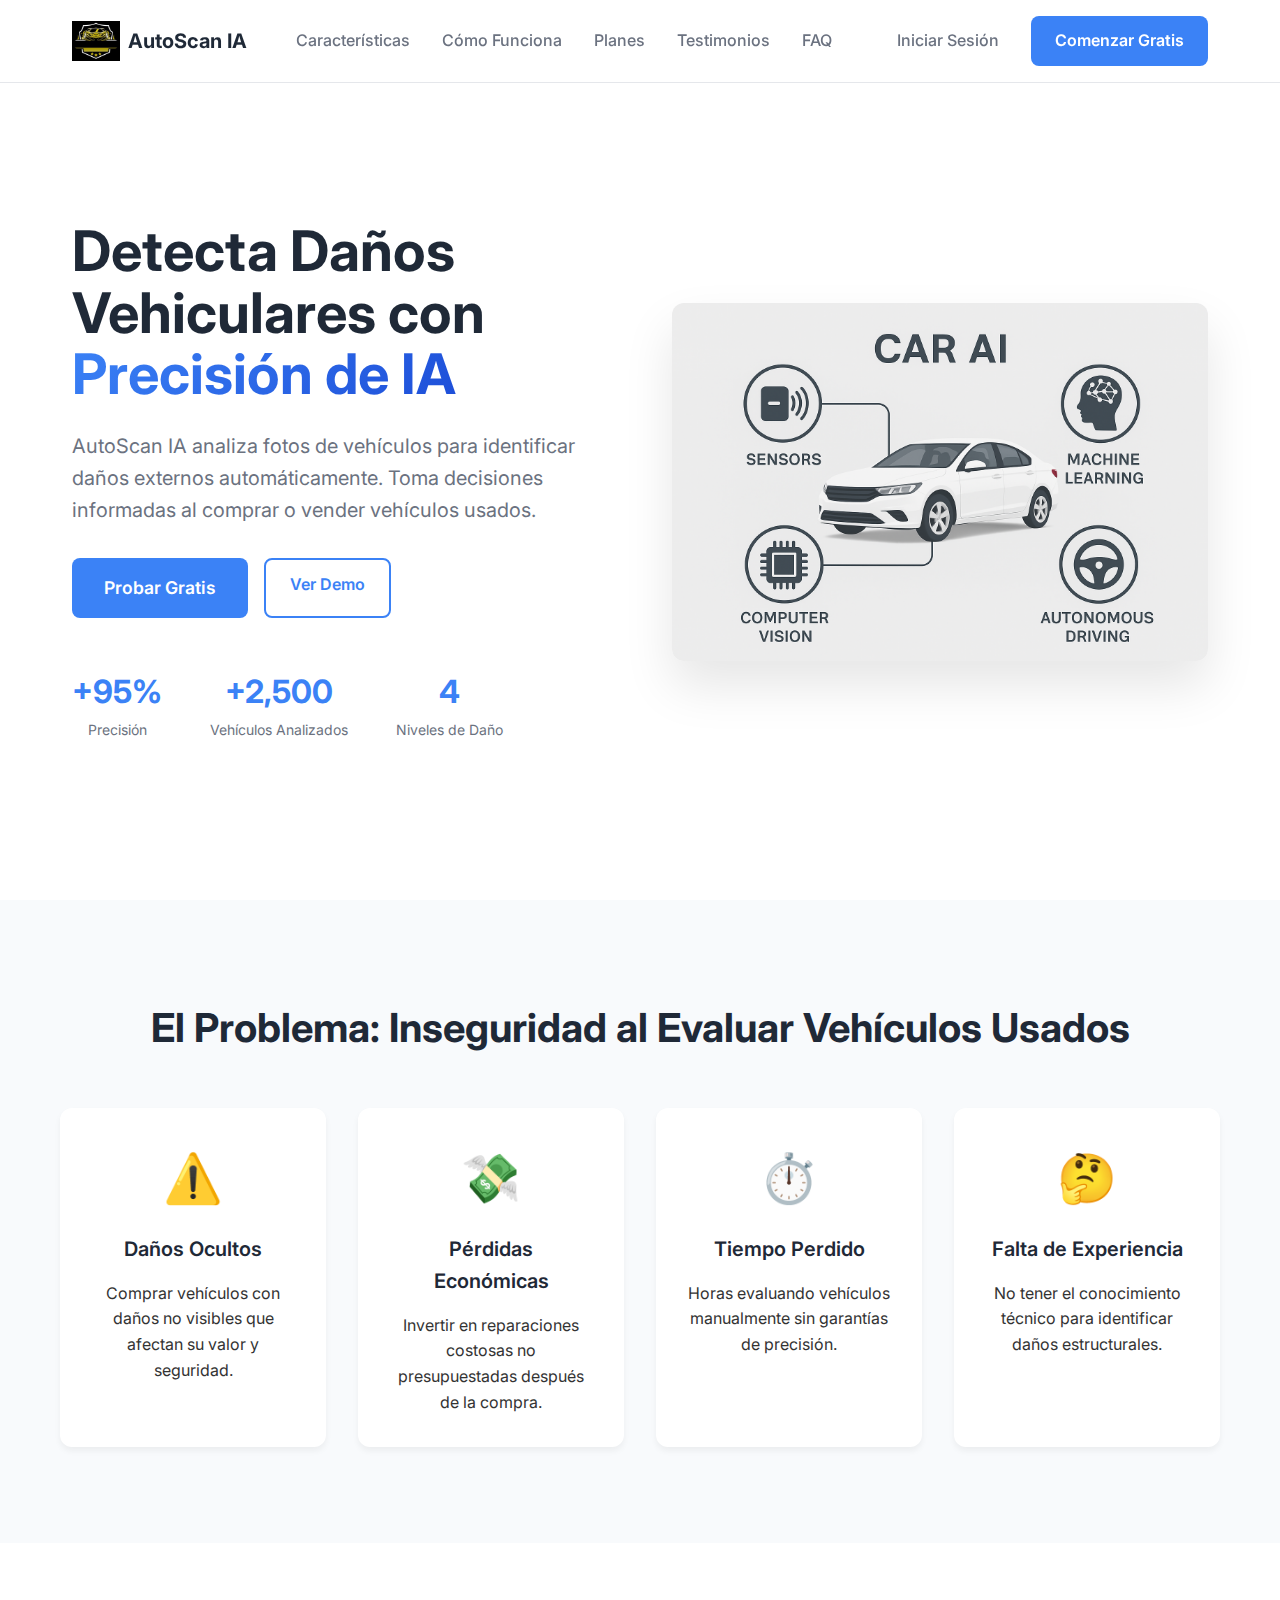
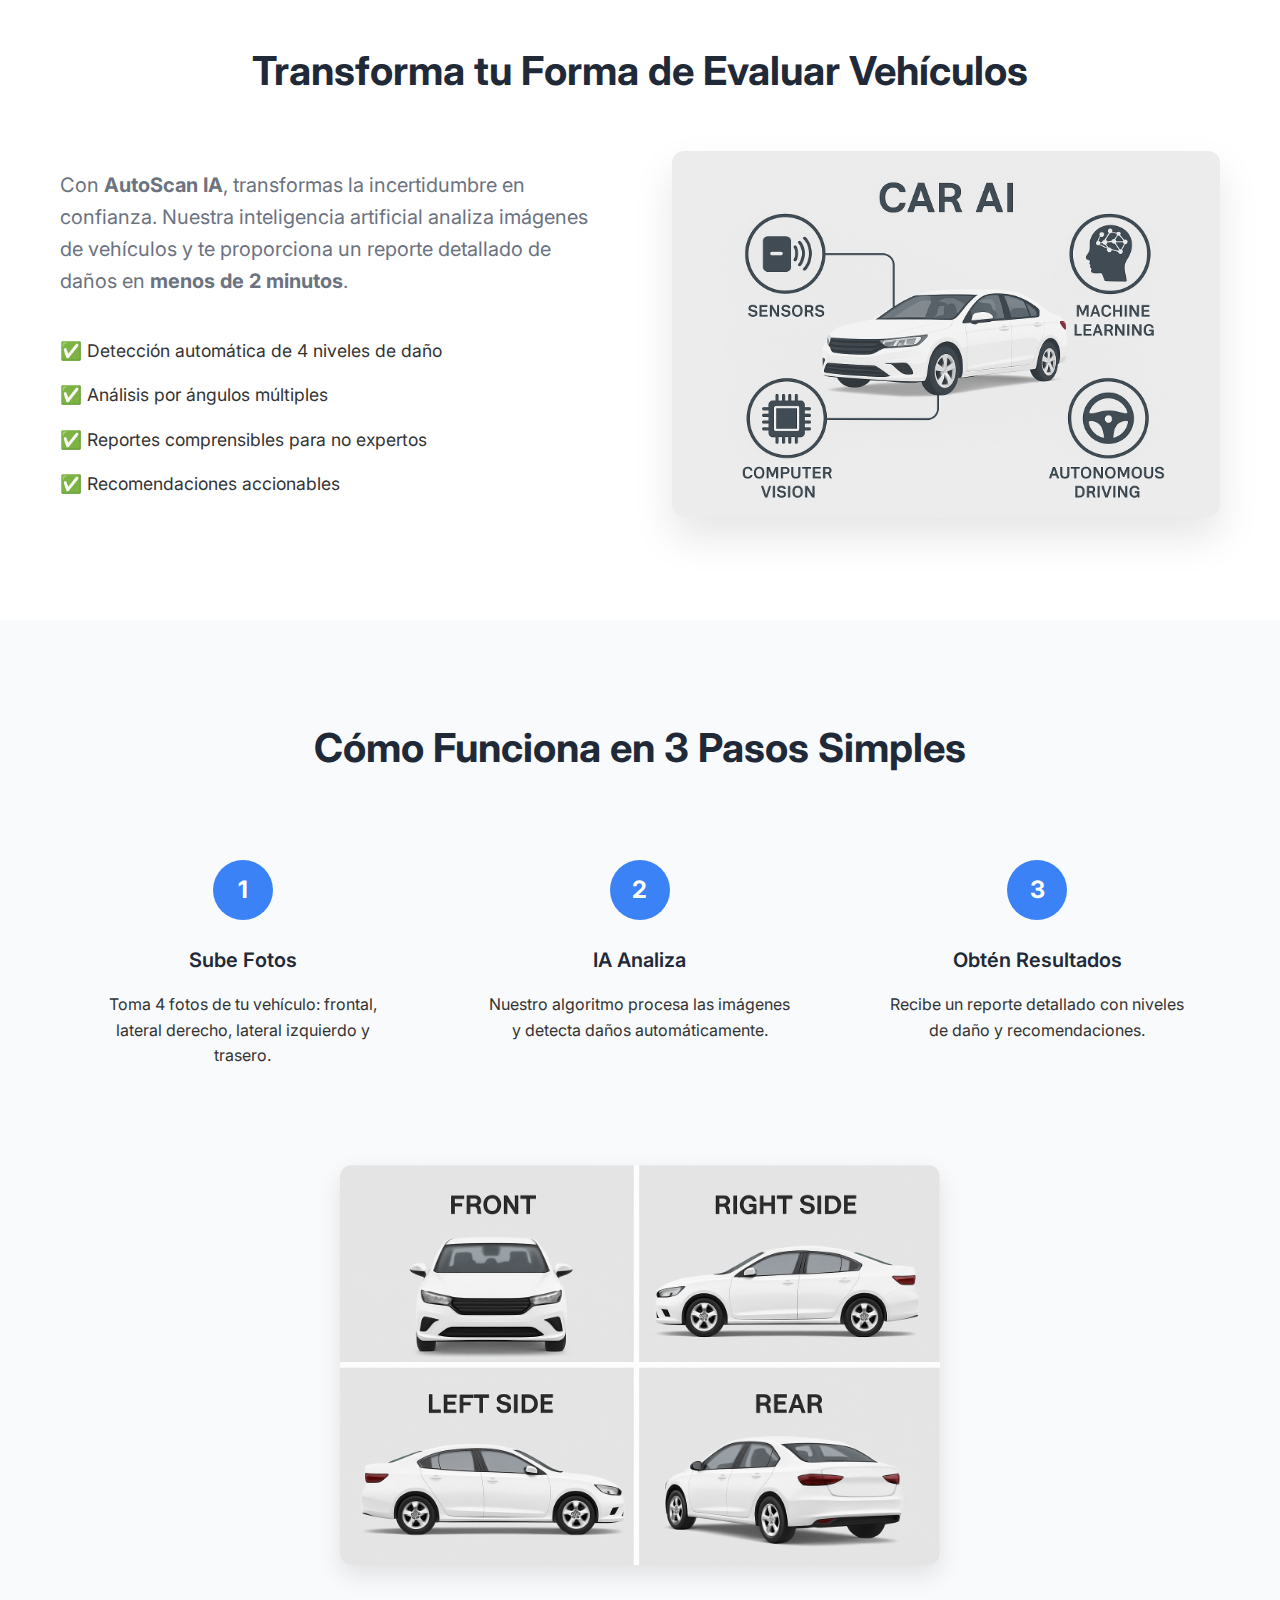
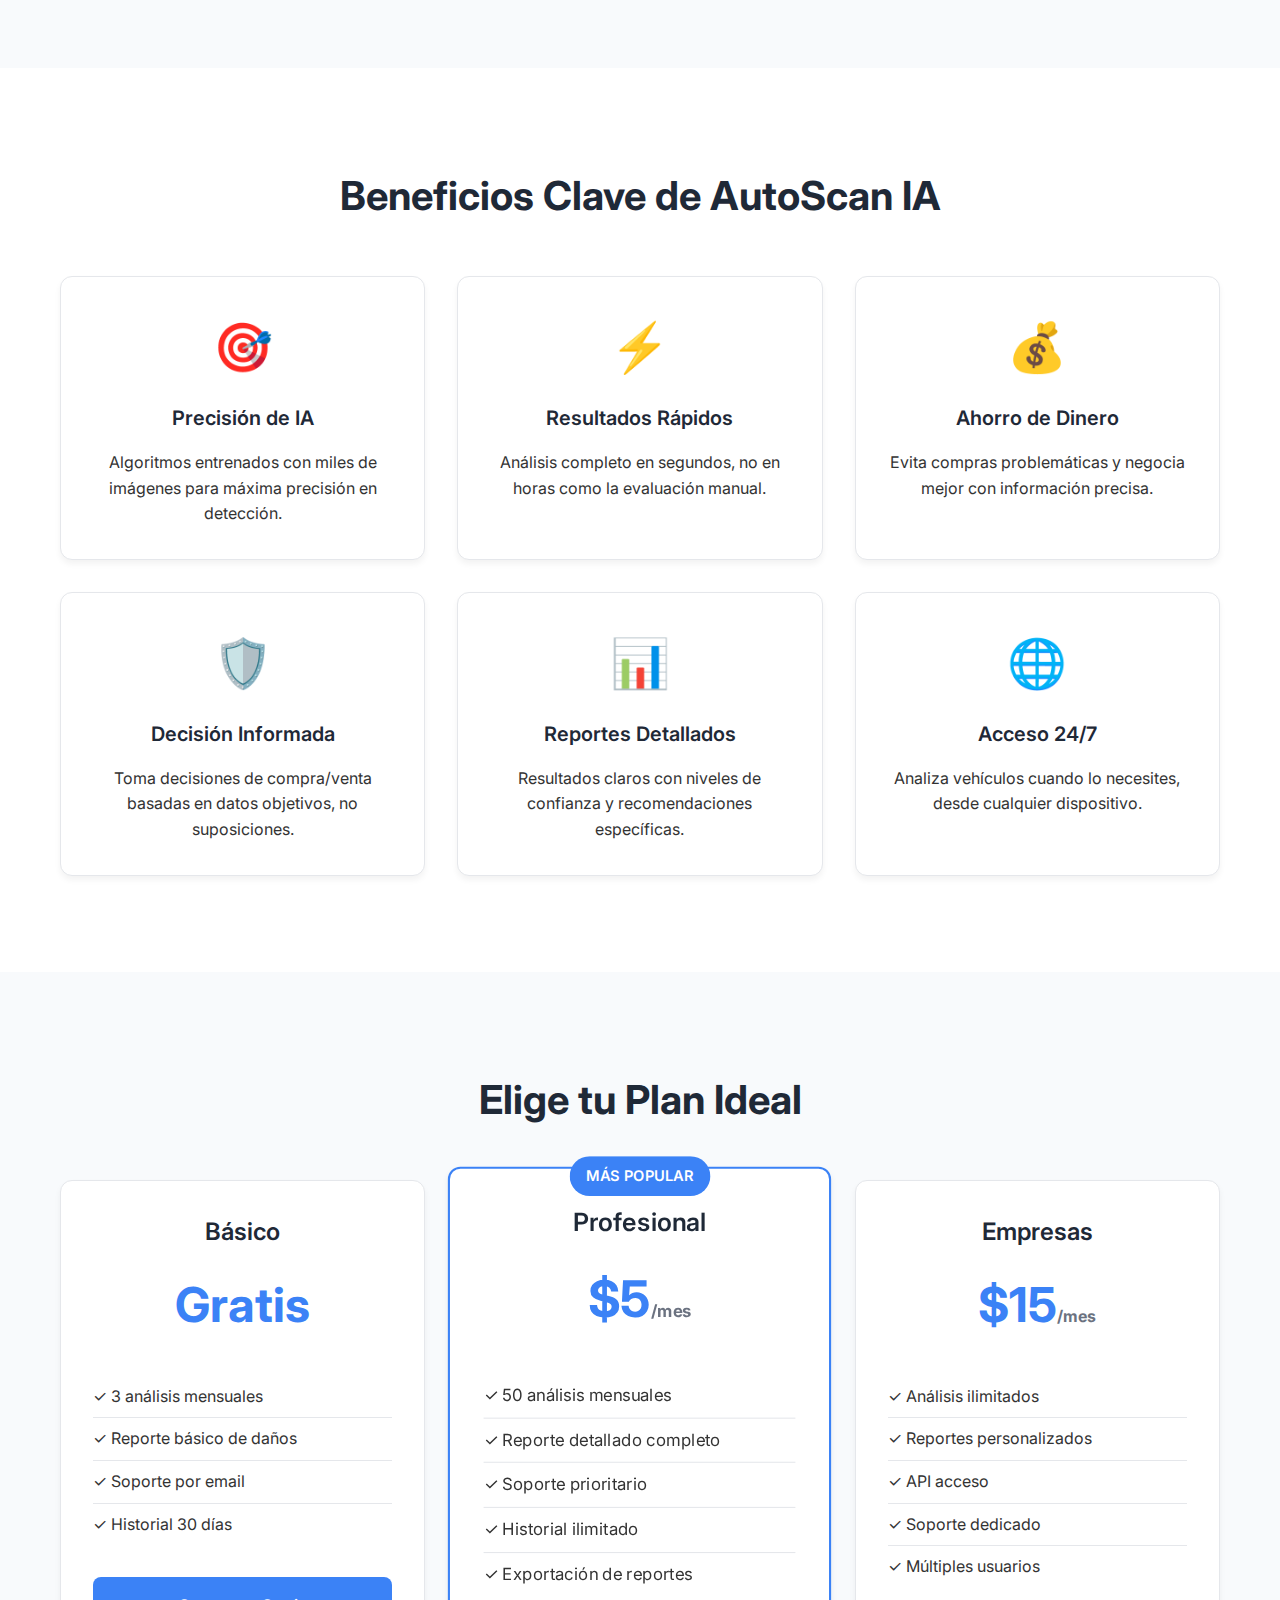
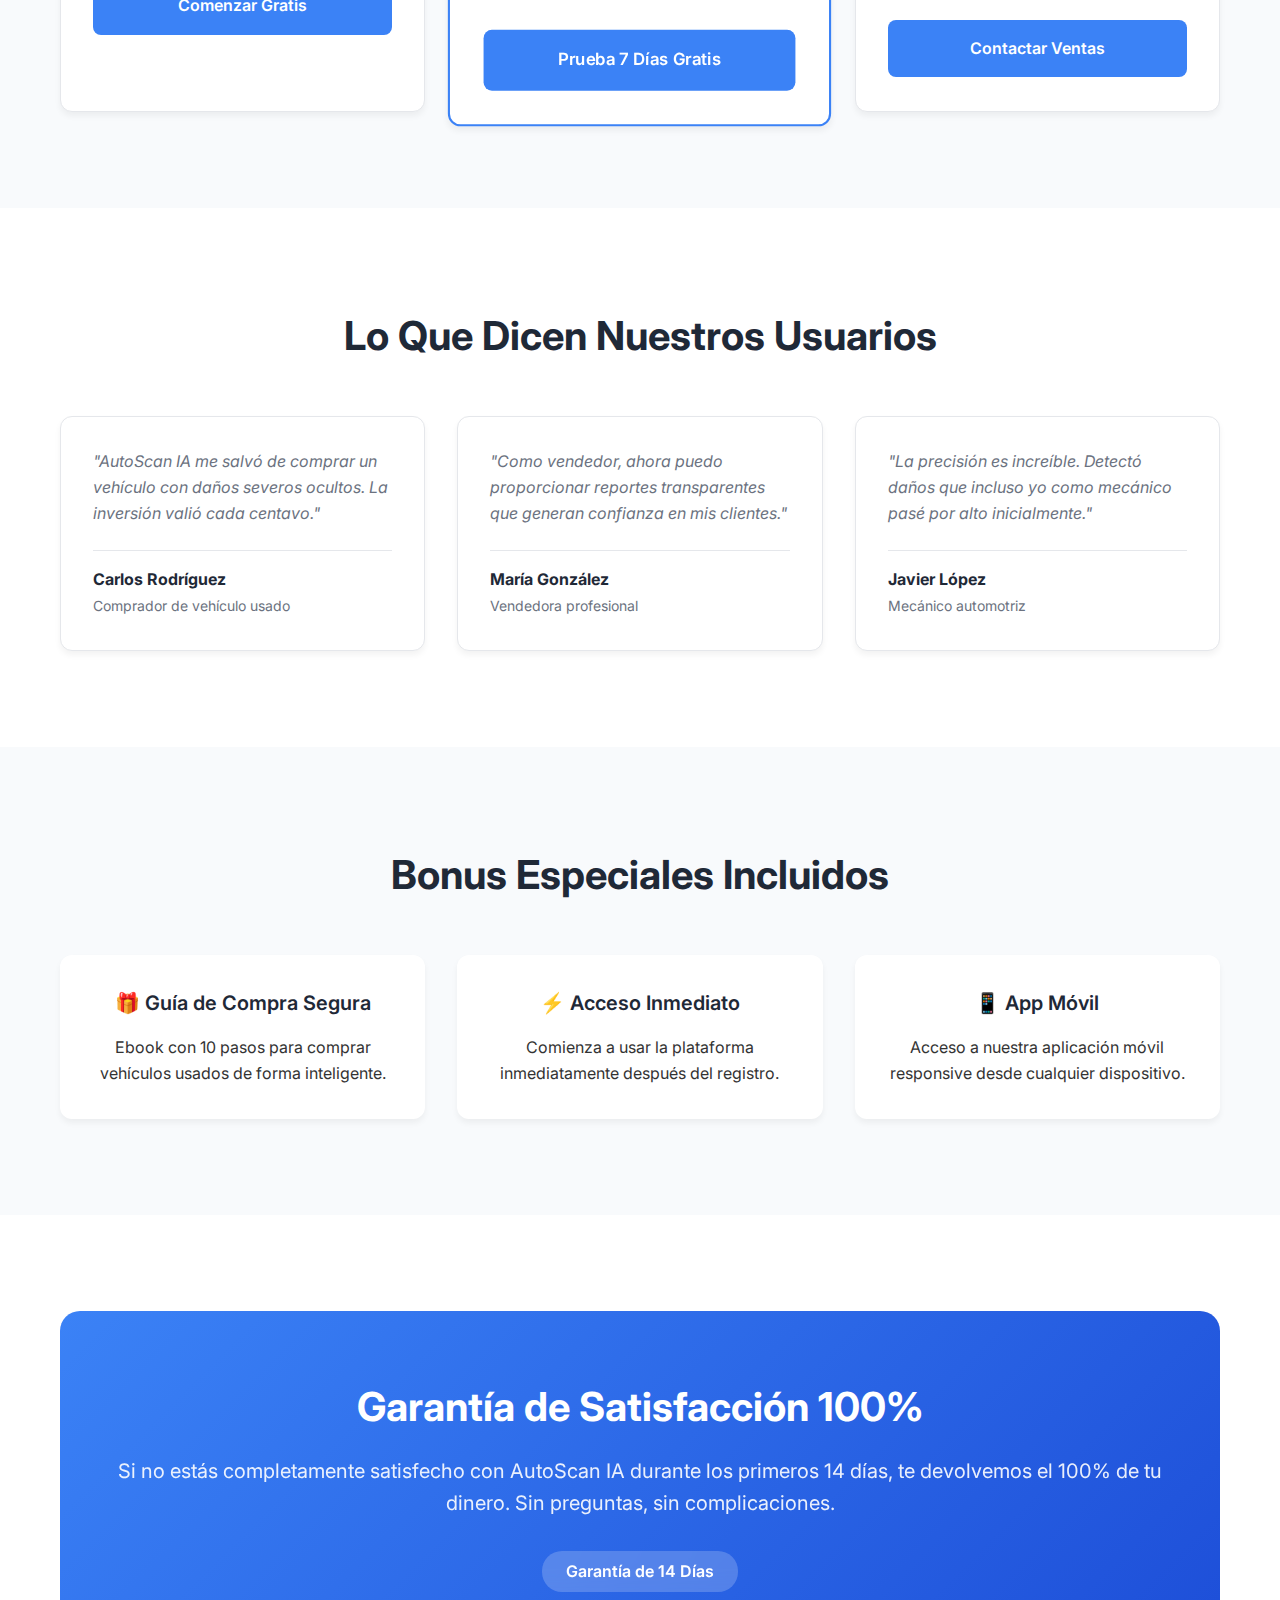
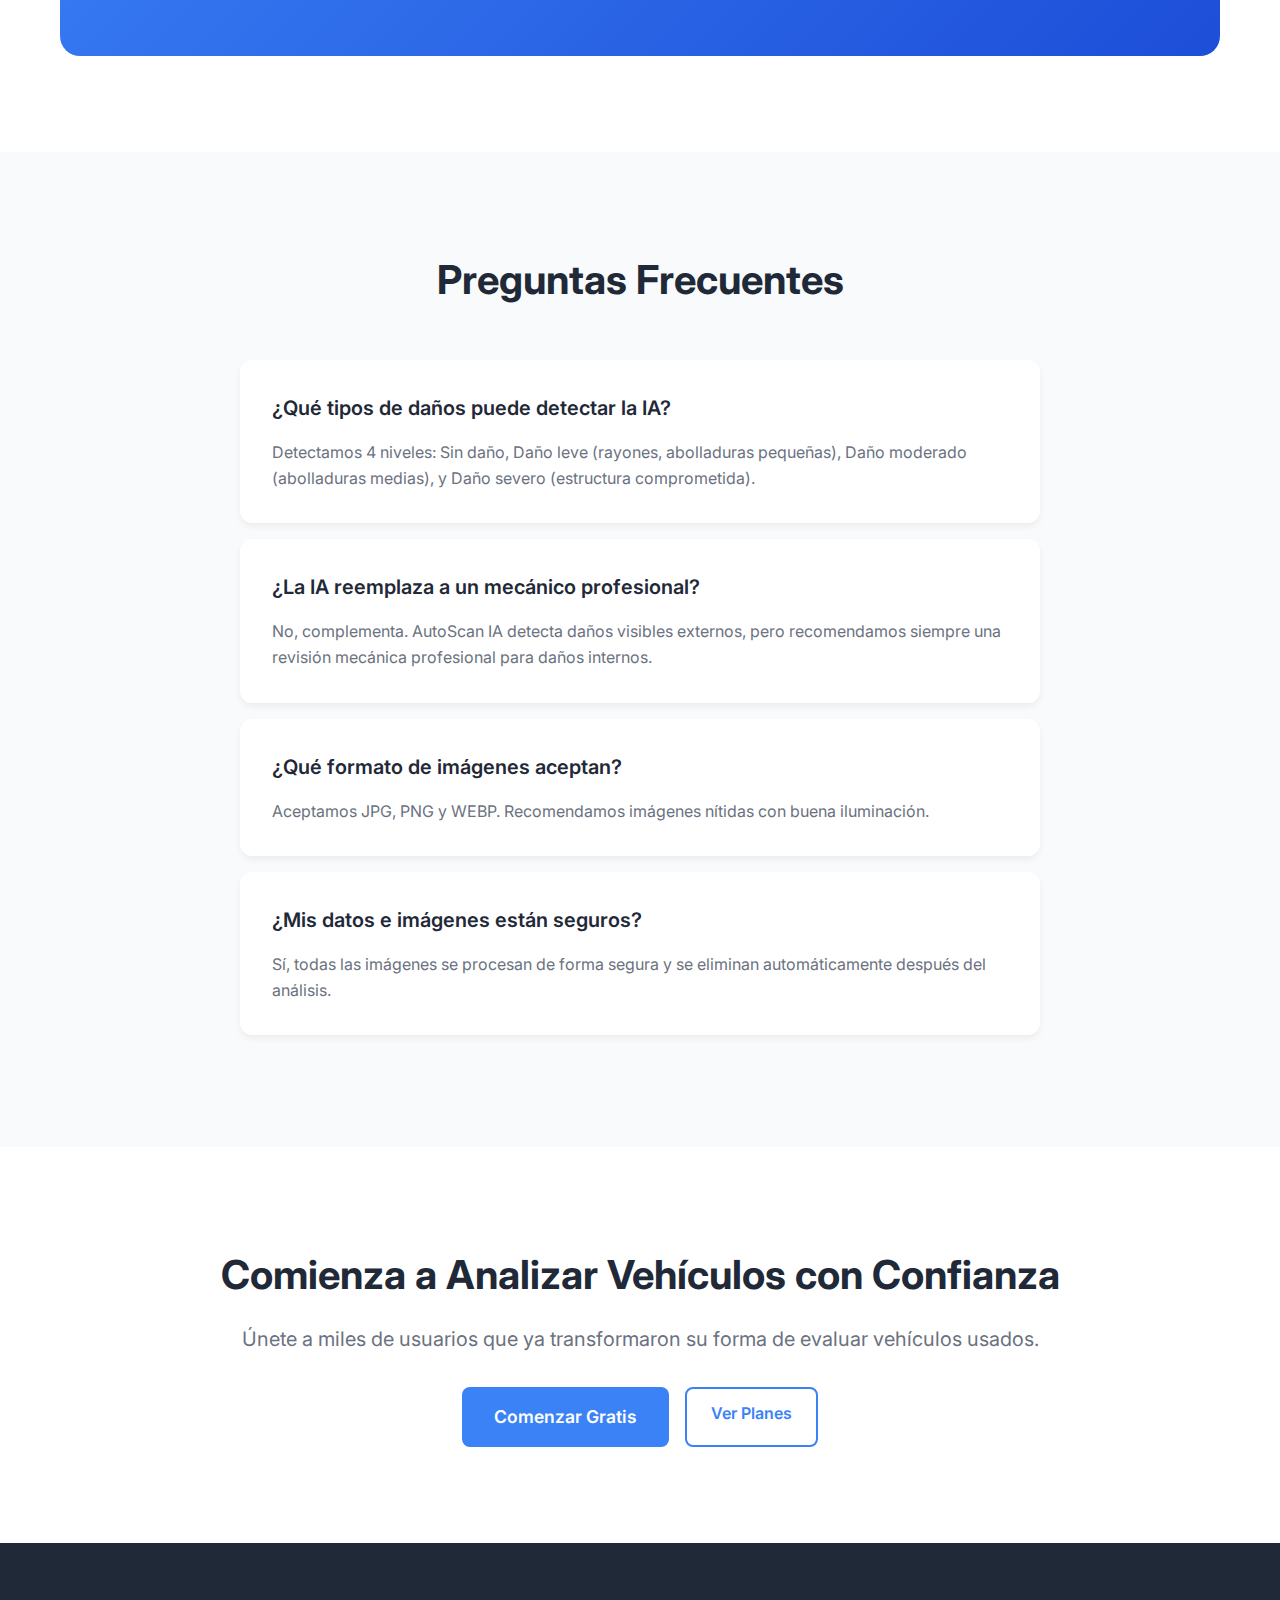
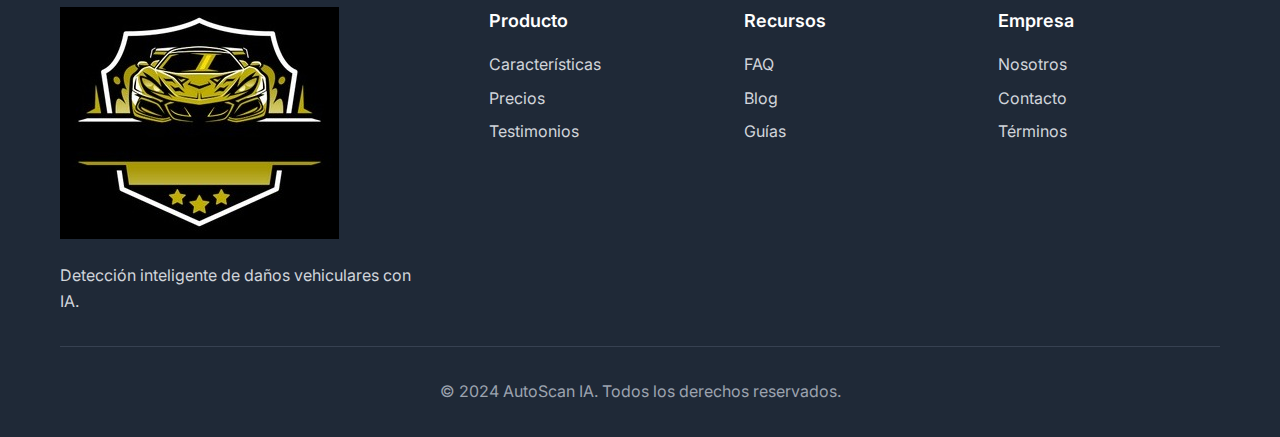
<file: frontend/index.html>
<!DOCTYPE html>
<html lang="es">
<head>
    <meta charset="UTF-8">
    <meta name="viewport" content="width=device-width, initial-scale=1.0">
    <title>AutoScan IA - Detección Inteligente de Daños Vehiculares</title>
    <link rel="stylesheet" href="css/landing.css">
    <link href="https://fonts.googleapis.com/css2?family=Inter:wght@300;400;500;600;700&display=swap" rel="stylesheet">
</head>
<body>
    <!-- Header -->
    <header class="header">
        <nav class="nav">
            <div class="nav-brand">
                <img src="img/logo.png" alt="AutoScan IA" class="logo">
                <span>AutoScan IA</span>
            </div>
            <div class="nav-links">
                <a href="#features">Características</a>
                <a href="#how-it-works">Cómo Funciona</a>
                <a href="#pricing">Planes</a>
                <a href="#testimonials">Testimonios</a>
                <a href="#faq">FAQ</a>
            </div>
            <div class="nav-actions">
                <a href="login.html" class="btn-login">Iniciar Sesión</a>
                <a href="login.html" class="btn-primary">Comenzar Gratis</a>
            </div>
        </nav>
    </header>

    <!-- Hero Section -->
    <section class="hero">
        <div class="hero-content">
            <h1 class="hero-title">
                Detecta Daños Vehiculares con 
                <span class="highlight">Precisión de IA</span>
            </h1>
            <p class="hero-subtitle">
                AutoScan IA analiza fotos de vehículos para identificar daños externos automáticamente. 
                Toma decisiones informadas al comprar o vender vehículos usados.
            </p>
            <div class="hero-actions">
                <a href="login.html" class="btn-primary btn-large">Probar Gratis</a>
                <a href="#how-it-works" class="btn-secondary">Ver Demo</a>
            </div>
            <div class="hero-stats">
                <div class="stat">
                    <span class="stat-number">+95%</span>
                    <span class="stat-label">Precisión</span>
                </div>
                <div class="stat">
                    <span class="stat-number">+2,500</span>
                    <span class="stat-label">Vehículos Analizados</span>
                </div>
                <div class="stat">
                    <span class="stat-number">4</span>
                    <span class="stat-label">Niveles de Daño</span>
                </div>
            </div>
        </div>
        <div class="hero-visual">
            <img src="img/features/features.png" alt="Análisis de daños con IA" class="hero-image">
        </div>
    </section>

    <!-- EL PROBLEMA Section -->
    <section class="problem-section" id="problem">
        <div class="container">
            <h2 class="section-title">El Problema: Inseguridad al Evaluar Vehículos Usados</h2>
            <div class="problem-grid">
                <div class="problem-card">
                    <div class="problem-icon">⚠️</div>
                    <h3>Daños Ocultos</h3>
                    <p>Comprar vehículos con daños no visibles que afectan su valor y seguridad.</p>
                </div>
                <div class="problem-card">
                    <div class="problem-icon">💸</div>
                    <h3>Pérdidas Económicas</h3>
                    <p>Invertir en reparaciones costosas no presupuestadas después de la compra.</p>
                </div>
                <div class="problem-card">
                    <div class="problem-icon">⏱️</div>
                    <h3>Tiempo Perdido</h3>
                    <p>Horas evaluando vehículos manualmente sin garantías de precisión.</p>
                </div>
                <div class="problem-card">
                    <div class="problem-icon">🤔</div>
                    <h3>Falta de Experiencia</h3>
                    <p>No tener el conocimiento técnico para identificar daños estructurales.</p>
                </div>
            </div>
        </div>
    </section>

    <!-- LA PROMESA Section -->
    <section class="promise-section">
        <div class="container">
            <h2 class="section-title">Transforma tu Forma de Evaluar Vehículos</h2>
            <div class="promise-content">
                <div class="promise-text">
                    <p class="promise-lead">
                        Con <strong>AutoScan IA</strong>, transformas la incertidumbre en confianza. 
                        Nuestra inteligencia artificial analiza imágenes de vehículos y te proporciona 
                        un reporte detallado de daños en <strong>menos de 2 minutos</strong>.
                    </p>
                    <ul class="promise-list">
                        <li>✅ Detección automática de 4 niveles de daño</li>
                        <li>✅ Análisis por ángulos múltiples</li>
                        <li>✅ Reportes comprensibles para no expertos</li>
                        <li>✅ Recomendaciones accionables</li>
                    </ul>
                </div>
                <div class="promise-visual">
                    <img src="img/features/features.png" alt="Transformación con AutoScan IA" class="promise-image">
                </div>
            </div>
        </div>
    </section>

    <!-- CÓMO FUNCIONA Section -->
    <section class="how-it-works" id="how-it-works">
        <div class="container">
            <h2 class="section-title">Cómo Funciona en 3 Pasos Simples</h2>
            <div class="steps-grid">
                <div class="step">
                    <div class="step-number">1</div>
                    <h3>Sube Fotos</h3>
                    <p>Toma 4 fotos de tu vehículo: frontal, lateral derecho, lateral izquierdo y trasero.</p>
                </div>
                <div class="step">
                    <div class="step-number">2</div>
                    <h3>IA Analiza</h3>
                    <p>Nuestro algoritmo procesa las imágenes y detecta daños automáticamente.</p>
                </div>
                <div class="step">
                    <div class="step-number">3</div>
                    <h3>Obtén Resultados</h3>
                    <p>Recibe un reporte detallado con niveles de daño y recomendaciones.</p>
                </div>
            </div>
            <div class="demo-guide">
                <img src="img/angles/all_angles.png" alt="Guía de ángulos de fotos" class="angles-guide">
            </div>
        </div>
    </section>

    <!-- LOS BENEFICIOS Section -->
    <section class="benefits-section" id="features">
        <div class="container">
            <h2 class="section-title">Beneficios Clave de AutoScan IA</h2>
            <div class="benefits-grid">
                <div class="benefit-card">
                    <div class="benefit-icon">🎯</div>
                    <h3>Precisión de IA</h3>
                    <p>Algoritmos entrenados con miles de imágenes para máxima precisión en detección.</p>
                </div>
                <div class="benefit-card">
                    <div class="benefit-icon">⚡</div>
                    <h3>Resultados Rápidos</h3>
                    <p>Análisis completo en segundos, no en horas como la evaluación manual.</p>
                </div>
                <div class="benefit-card">
                    <div class="benefit-icon">💰</div>
                    <h3>Ahorro de Dinero</h3>
                    <p>Evita compras problemáticas y negocia mejor con información precisa.</p>
                </div>
                <div class="benefit-card">
                    <div class="benefit-icon">🛡️</div>
                    <h3>Decisión Informada</h3>
                    <p>Toma decisiones de compra/venta basadas en datos objetivos, no suposiciones.</p>
                </div>
                <div class="benefit-card">
                    <div class="benefit-icon">📊</div>
                    <h3>Reportes Detallados</h3>
                    <p>Resultados claros con niveles de confianza y recomendaciones específicas.</p>
                </div>
                <div class="benefit-card">
                    <div class="benefit-icon">🌐</div>
                    <h3>Acceso 24/7</h3>
                    <p>Analiza vehículos cuando lo necesites, desde cualquier dispositivo.</p>
                </div>
            </div>
        </div>
    </section>

    <!-- EL PROGRAMA Section -->
    <section class="program-section" id="pricing">
        <div class="container">
            <h2 class="section-title">Elige tu Plan Ideal</h2>
            <div class="pricing-grid">
                <div class="pricing-card">
                    <div class="pricing-header">
                        <h3>Básico</h3>
                        <div class="price">Gratis</div>
                    </div>
                    <ul class="features-list">
                        <li>✓ 3 análisis mensuales</li>
                        <li>✓ Reporte básico de daños</li>
                        <li>✓ Soporte por email</li>
                        <li>✓ Historial 30 días</li>
                    </ul>
                    <a href="login.html" class="btn-pricing">Comenzar Gratis</a>
                </div>
                
                <div class="pricing-card popular">
                    <div class="popular-badge">MÁS POPULAR</div>
                    <div class="pricing-header">
                        <h3>Profesional</h3>
                        <div class="price">$5<span>/mes</span></div>
                    </div>
                    <ul class="features-list">
                        <li>✓ 50 análisis mensuales</li>
                        <li>✓ Reporte detallado completo</li>
                        <li>✓ Soporte prioritario</li>
                        <li>✓ Historial ilimitado</li>
                        <li>✓ Exportación de reportes</li>
                    </ul>
                    <a href="login.html" class="btn-pricing">Prueba 7 Días Gratis</a>
                </div>
                
                <div class="pricing-card">
                    <div class="pricing-header">
                        <h3>Empresas</h3>
                        <div class="price">$15<span>/mes</span></div>
                    </div>
                    <ul class="features-list">
                        <li>✓ Análisis ilimitados</li>
                        <li>✓ Reportes personalizados</li>
                        <li>✓ API acceso</li>
                        <li>✓ Soporte dedicado</li>
                        <li>✓ Múltiples usuarios</li>
                    </ul>
                    <a href="login.html" class="btn-pricing">Contactar Ventas</a>
                </div>
            </div>
        </div>
    </section>

    <!-- EL TESTIMONIO Section -->
    <section class="testimonials-section" id="testimonials">
        <div class="container">
            <h2 class="section-title">Lo Que Dicen Nuestros Usuarios</h2>
            <div class="testimonials-grid">
                <div class="testimonial-card">
                    <div class="testimonial-text">
                        "AutoScan IA me salvó de comprar un vehículo con daños severos ocultos. La inversión valió cada centavo."
                    </div>
                    <div class="testimonial-author">
                        <strong>Carlos Rodríguez</strong>
                        <span>Comprador de vehículo usado</span>
                    </div>
                </div>
                <div class="testimonial-card">
                    <div class="testimonial-text">
                        "Como vendedor, ahora puedo proporcionar reportes transparentes que generan confianza en mis clientes."
                    </div>
                    <div class="testimonial-author">
                        <strong>María González</strong>
                        <span>Vendedora profesional</span>
                    </div>
                </div>
                <div class="testimonial-card">
                    <div class="testimonial-text">
                        "La precisión es increíble. Detectó daños que incluso yo como mecánico pasé por alto inicialmente."
                    </div>
                    <div class="testimonial-author">
                        <strong>Javier López</strong>
                        <span>Mecánico automotriz</span>
                    </div>
                </div>
            </div>
        </div>
    </section>

    <!-- BONUS Section -->
    <section class="bonus-section">
        <div class="container">
            <h2 class="section-title">Bonus Especiales Incluidos</h2>
            <div class="bonus-grid">
                <div class="bonus-card">
                    <h3>🎁 Guía de Compra Segura</h3>
                    <p>Ebook con 10 pasos para comprar vehículos usados de forma inteligente.</p>
                </div>
                <div class="bonus-card">
                    <h3>⚡ Acceso Inmediato</h3>
                    <p>Comienza a usar la plataforma inmediatamente después del registro.</p>
                </div>
                <div class="bonus-card">
                    <h3>📱 App Móvil</h3>
                    <p>Acceso a nuestra aplicación móvil responsive desde cualquier dispositivo.</p>
                </div>
            </div>
        </div>
    </section>

    <!-- GARANTÍAS Section -->
    <section class="guarantee-section">
        <div class="container">
            <div class="guarantee-card">
                <h2>Garantía de Satisfacción 100%</h2>
                <p>Si no estás completamente satisfecho con AutoScan IA durante los primeros 14 días, 
                   te devolvemos el 100% de tu dinero. Sin preguntas, sin complicaciones.</p>
                <div class="guarantee-badge">Garantía de 14 Días</div>
            </div>
        </div>
    </section>

    <!-- FAQ Section -->
    <section class="faq-section" id="faq">
        <div class="container">
            <h2 class="section-title">Preguntas Frecuentes</h2>
            <div class="faq-grid">
                <div class="faq-item">
                    <h3>¿Qué tipos de daños puede detectar la IA?</h3>
                    <p>Detectamos 4 niveles: Sin daño, Daño leve (rayones, abolladuras pequeñas), Daño moderado (abolladuras medias), y Daño severo (estructura comprometida).</p>
                </div>
                <div class="faq-item">
                    <h3>¿La IA reemplaza a un mecánico profesional?</h3>
                    <p>No, complementa. AutoScan IA detecta daños visibles externos, pero recomendamos siempre una revisión mecánica profesional para daños internos.</p>
                </div>
                <div class="faq-item">
                    <h3>¿Qué formato de imágenes aceptan?</h3>
                    <p>Aceptamos JPG, PNG y WEBP. Recomendamos imágenes nítidas con buena iluminación.</p>
                </div>
                <div class="faq-item">
                    <h3>¿Mis datos e imágenes están seguros?</h3>
                    <p>Sí, todas las imágenes se procesan de forma segura y se eliminan automáticamente después del análisis.</p>
                </div>
            </div>
        </div>
    </section>

    <!-- CTA Final -->
    <section class="cta-section">
        <div class="container">
            <h2>Comienza a Analizar Vehículos con Confianza</h2>
            <p>Únete a miles de usuarios que ya transformaron su forma de evaluar vehículos usados.</p>
            <div class="cta-actions">
                <a href="login.html" class="btn-primary btn-large">Comenzar Gratis</a>
                <a href="#pricing" class="btn-secondary">Ver Planes</a>
            </div>
        </div>
    </section>

    <!-- Footer -->
    <footer class="footer">
        <div class="container">
            <div class="footer-content">
                <div class="footer-brand">
                    <img src="img/logo.png" alt="AutoScan IA" class="footer-logo">
                    <p>Detección inteligente de daños vehiculares con IA.</p>
                </div>
                <div class="footer-links">
                    <div class="footer-column">
                        <h4>Producto</h4>
                        <a href="#features">Características</a>
                        <a href="#pricing">Precios</a>
                        <a href="#testimonials">Testimonios</a>
                    </div>
                    <div class="footer-column">
                        <h4>Recursos</h4>
                        <a href="#faq">FAQ</a>
                        <a href="#">Blog</a>
                        <a href="#">Guías</a>
                    </div>
                    <div class="footer-column">
                        <h4>Empresa</h4>
                        <a href="#">Nosotros</a>
                        <a href="#">Contacto</a>
                        <a href="#">Términos</a>
                    </div>
                </div>
            </div>
            <div class="footer-bottom">
                <p>&copy; 2024 AutoScan IA. Todos los derechos reservados.</p>
            </div>
        </div>
    </footer>
</body>
</html>
</file>
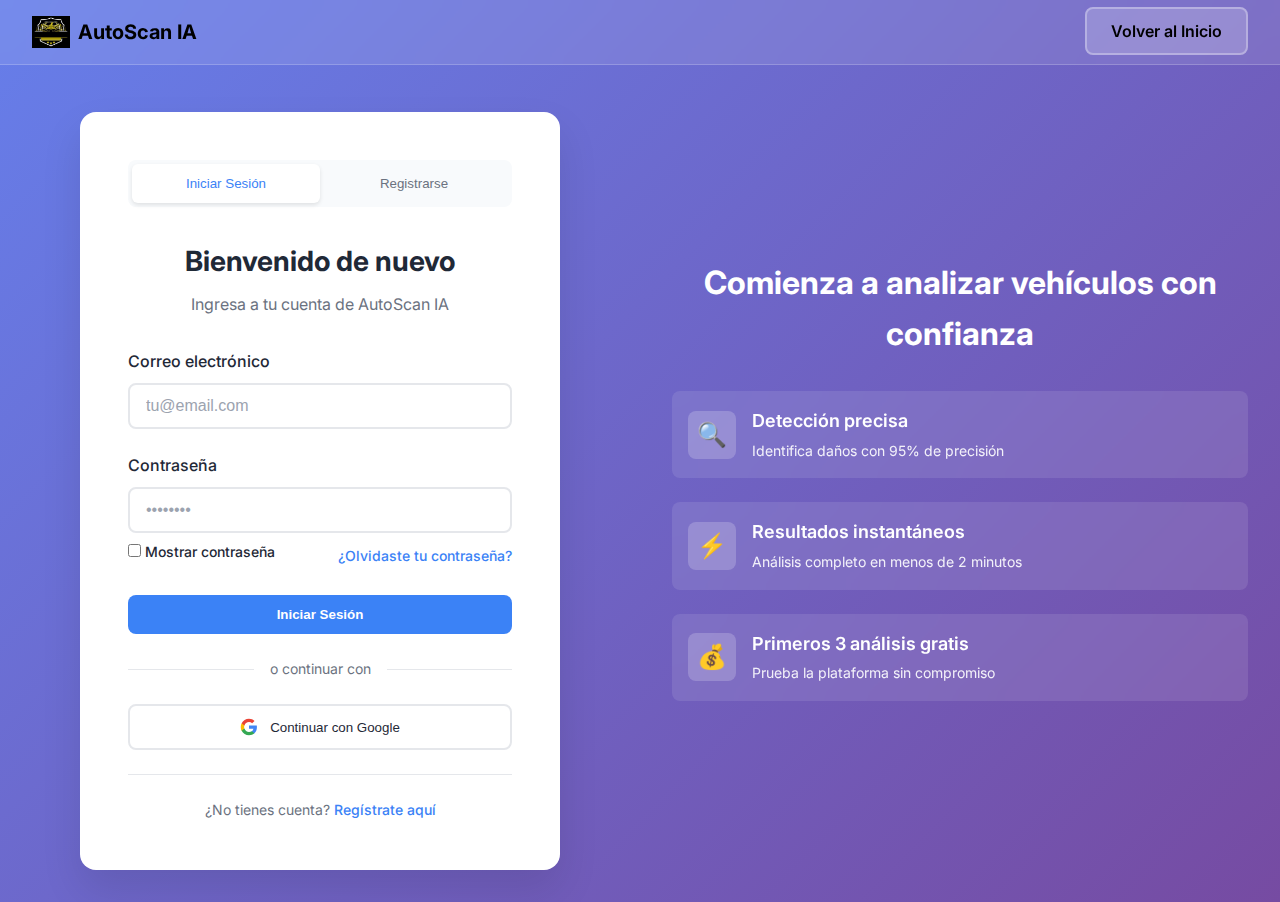
<file: frontend/dashboard.html>
<!DOCTYPE html>
<html lang="es">
<head>
    <meta charset="UTF-8">
    <meta name="viewport" content="width=device-width, initial-scale=1.0">
    <title>Dashboard - AutoScan IA</title>
    <link rel="stylesheet" href="css/styles.css">
    <link rel="stylesheet" href="css/dashboard.css">
    <link href="https://fonts.googleapis.com/css2?family=Inter:wght@300;400;500;600;700&display=swap" rel="stylesheet">
    <link rel="stylesheet" href="https://cdnjs.cloudflare.com/ajax/libs/font-awesome/6.0.0/css/all.min.css">
</head>
<body>
    <!-- Header -->
    <header class="dashboard-header">
        <nav class="dashboard-nav">
            <div class="nav-brand">
                <img src="img/logo.png" alt="AutoScan IA" class="logo">
                <span>AutoScan IA</span>
            </div>
            
            <div class="nav-actions">
                <div class="user-menu">
                    <div class="user-info">
                        <span class="user-name" id="userName">Usuario</span>
                        <span class="user-plan">Plan Básico</span>
                    </div>
                    <div class="user-avatar">
                        <i class="fas fa-user"></i>
                    </div>
                    <div class="dropdown-menu">
                        <a href="#" class="dropdown-item"><i class="fas fa-user"></i> Mi Perfil</a>
                        <a href="#" class="dropdown-item"><i class="fas fa-cog"></i> Configuración</a>
                        <a href="#" class="dropdown-item"><i class="fas fa-chart-bar"></i> Estadísticas</a>
                        <div class="dropdown-divider"></div>
                        <a href="#" class="dropdown-item logout"><i class="fas fa-sign-out-alt"></i> Cerrar Sesión</a>
                    </div>
                </div>
            </div>
        </nav>
    </header>

    <!-- Main Content -->
    <main class="dashboard-main">
        <div class="dashboard-container">
            <!-- Welcome Section -->
            <section class="welcome-section">
                <div class="welcome-content">
                    <h1>Analizador de Daños Vehiculares</h1>
                    <p>Sube fotos de tu vehículo desde 4 ángulos diferentes para obtener un análisis completo de daños</p>
                </div>
                <div class="usage-stats">
                    <div class="stat-card">
                        <div class="stat-icon">
                            <i class="fas fa-camera"></i>
                        </div>
                        <div class="stat-info">
                            <span class="stat-number" id="analysesCount">0</span>
                            <span class="stat-label">Análisis Realizados</span>
                        </div>
                    </div>
                    <div class="stat-card">
                        <div class="stat-icon">
                            <i class="fas fa-chart-line"></i>
                        </div>
                        <div class="stat-info">
                            <span class="stat-number" id="remainingAnalyses">3</span>
                            <span class="stat-label">Análisis Restantes</span>
                        </div>
                    </div>
                </div>
            </section>

            <!-- Upload Section -->
            <section class="upload-section">
                <div class="upload-container">
                    <div class="upload-header">
                        <h2>Subir Imágenes del Vehículo</h2>
                        <button class="btn-help" onclick="showInstructionsModal()">
                            <i class="fas fa-question-circle"></i>
                            Instrucciones
                        </button>
                    </div>

                    <div class="upload-grid">
                        <!-- Frontal -->
                        <div class="upload-card" data-angle="frontal">
                            <div class="upload-preview">
                                <i class="fas fa-car-front"></i>
                                <span class="angle-label">Vista Frontal</span>
                                <img id="previewFrontal" class="preview-image" style="display: none;">
                                <button class="btn-remove" onclick="removeImage('frontal')" style="display: none;">
                                    <i class="fas fa-times"></i>
                                </button>
                            </div>
                            <label for="fileFrontal" class="upload-btn">
                                <i class="fas fa-upload"></i>
                                <span>Subir Frontal</span>
                                <input type="file" id="fileFrontal" accept="image/*" class="file-input" data-angle="frontal">
                            </label>
                        </div>

                        <!-- Lateral Derecho -->
                        <div class="upload-card" data-angle="lateral-derecho">
                            <div class="upload-preview">
                                <i class="fas fa-car-side"></i>
                                <span class="angle-label">Lateral Derecho</span>
                                <img id="previewLateralDerecho" class="preview-image" style="display: none;">
                                <button class="btn-remove" onclick="removeImage('lateral-derecho')" style="display: none;">
                                    <i class="fas fa-times"></i>
                                </button>
                            </div>
                            <label for="fileLateralDerecho" class="upload-btn">
                                <i class="fas fa-upload"></i>
                                <span>Subir Lateral Der.</span>
                                <input type="file" id="fileLateralDerecho" accept="image/*" class="file-input" data-angle="lateral-derecho">
                            </label>
                        </div>

                        <!-- Lateral Izquierdo -->
                        <div class="upload-card" data-angle="lateral-izquierdo">
                            <div class="upload-preview">
                                <i class="fas fa-car-side" style="transform: scaleX(-1);"></i>
                                <span class="angle-label">Lateral Izquierdo</span>
                                <img id="previewLateralIzquierdo" class="preview-image" style="display: none;">
                                <button class="btn-remove" onclick="removeImage('lateral-izquierdo')" style="display: none;">
                                    <i class="fas fa-times"></i>
                                </button>
                            </div>
                            <label for="fileLateralIzquierdo" class="upload-btn">
                                <i class="fas fa-upload"></i>
                                <span>Subir Lateral Izq.</span>
                                <input type="file" id="fileLateralIzquierdo" accept="image/*" class="file-input" data-angle="lateral-izquierdo">
                            </label>
                        </div>

                        <!-- Trasero -->
                        <div class="upload-card" data-angle="trasero">
                            <div class="upload-preview">
                                <i class="fas fa-car-rear"></i>
                                <span class="angle-label">Vista Trasera</span>
                                <img id="previewTrasero" class="preview-image" style="display: none;">
                                <button class="btn-remove" onclick="removeImage('trasero')" style="display: none;">
                                    <i class="fas fa-times"></i>
                                </button>
                            </div>
                            <label for="fileTrasero" class="upload-btn">
                                <i class="fas fa-upload"></i>
                                <span>Subir Trasero</span>
                                <input type="file" id="fileTrasero" accept="image/*" class="file-input" data-angle="trasero">
                            </label>
                        </div>
                    </div>

                    <div class="upload-actions">
                        <button class="btn-primary btn-large" id="analyzeBtn" onclick="analyzeVehicle()" disabled>
                            <i class="fas fa-search"></i>
                            Analizar Vehículo
                        </button>
                        <button class="btn-secondary" onclick="clearAllImages()">
                            <i class="fas fa-trash"></i>
                            Limpiar Todo
                        </button>
                    </div>

                    <div class="upload-progress" id="uploadProgress" style="display: none;">
                        <div class="progress-bar">
                            <div class="progress-fill" id="progressFill"></div>
                        </div>
                        <span class="progress-text" id="progressText">Preparando análisis...</span>
                    </div>
                </div>
            </section>

            <!-- Results Section -->
            <section class="results-section" id="resultsSection" style="display: none;">
                <div class="results-header">
                    <h2>Resultados del Análisis</h2>
                    <div class="results-actions">
                        <button class="btn-secondary" onclick="exportResults()">
                            <i class="fas fa-download"></i>
                            Exportar Reporte
                        </button>
                        <button class="btn-secondary" onclick="newAnalysis()">
                            <i class="fas fa-plus"></i>
                            Nuevo Análisis
                        </button>
                    </div>
                </div>

                <div class="results-grid" id="resultsGrid">
                    <!-- Los resultados se insertarán aquí dinámicamente -->
                </div>

                <div class="conclusion-card" id="conclusionCard">
                    <!-- La conclusión se insertará aquí dinámicamente -->
                </div>
            </section>
        </div>
    </main>

    <!-- Instructions Modal -->
    <div id="instructionsModal" class="modal">
        <div class="modal-content large">
            <div class="modal-header">
                <h3><i class="fas fa-info-circle"></i> Instrucciones para el Análisis</h3>
                <button class="modal-close" onclick="closeModal('instructionsModal')">&times;</button>
            </div>
            <div class="modal-body">
                <div class="instructions-content">
                    <div class="instruction-section">
                        <h4>📋 Requisitos de las Imágenes</h4>
                        <ul>
                            <li><strong>Formato:</strong> JPG, PNG o WEBP</li>
                            <li><strong>Calidad:</strong> Imágenes nítidas y bien iluminadas</li>
                            <li><strong>Ángulos:</strong> 4 vistas requeridas (frontal, lateral derecho, lateral izquierdo, trasero)</li>
                            <li><strong>Tamaño:</strong> Mínimo 500x500 pixels</li>
                        </ul>
                    </div>

                    <div class="instruction-section">
                        <h4>🎯 Guía de Ángulos</h4>
                        <div class="angles-guide">
                            <div class="angle-guide-item">
                                <div class="angle-icon">🚗</div>
                                <div>
                                    <strong>Vista Frontal:</strong> Foto directa del frente del vehículo
                                </div>
                            </div>
                            <div class="angle-guide-item">
                                <div class="angle-icon">↗️</div>
                                <div>
                                    <strong>Lateral Derecho:</strong> Perfil completo del lado derecho
                                </div>
                            </div>
                            <div class="angle-guide-item">
                                <div class="angle-icon">↖️</div>
                                <div>
                                    <strong>Lateral Izquierdo:</strong> Perfil completo del lado izquierdo
                                </div>
                            </div>
                            <div class="angle-guide-item">
                                <div class="angle-icon">🚙</div>
                                <div>
                                    <strong>Vista Trasera:</strong> Foto directa de la parte posterior
                                </div>
                            </div>
                        </div>
                    </div>

                    <div class="instruction-section">
                        <h4>⚠️ Limitaciones de la IA</h4>
                        <div class="limitations-list">
                            <div class="limitation-item">
                                <i class="fas fa-exclamation-triangle"></i>
                                <span>Solo detecta daños visibles externos</span>
                            </div>
                            <div class="limitation-item">
                                <i class="fas fa-tools"></i>
                                <span>No reemplaza una inspección mecánica profesional</span>
                            </div>
                            <div class="limitation-item">
                                <i class="fas fa-eye-slash"></i>
                                <span>No detecta daños internos o estructurales ocultos</span>
                            </div>
                            <div class="limitation-item">
                                <i class="fas fa-sun"></i>
                                <span>La precisión depende de la calidad de las fotos</span>
                            </div>
                        </div>
                    </div>

                    <div class="instruction-section warning">
                        <h4><i class="fas fa-shield-alt"></i> Recomendación de Seguridad</h4>
                        <p>Para una evaluación completa del vehículo, recomendamos siempre una inspección profesional que incluya revisión mecánica, eléctrica y de chasis.</p>
                    </div>
                </div>
            </div>
            <div class="modal-footer">
                <button class="btn-primary" onclick="closeModal('instructionsModal')">Entendido</button>
            </div>
        </div>
    </div>

    <!-- Loading Modal -->
    <div id="loadingModal" class="modal">
        <div class="modal-content">
            <div class="loading-content">
                <div class="loading-spinner"></div>
                <h3>Analizando Imágenes</h3>
                <p id="loadingMessage">Procesando vehículo con IA...</p>
                <div class="loading-progress">
                    <div class="progress-bar">
                        <div class="progress-fill" id="loadingProgressFill"></div>
                    </div>
                    <span class="progress-text" id="loadingProgressText">0%</span>
                </div>
            </div>
        </div>
    </div>

    <script src="js/dashboard.js"></script>
</body>
</html>
</file>
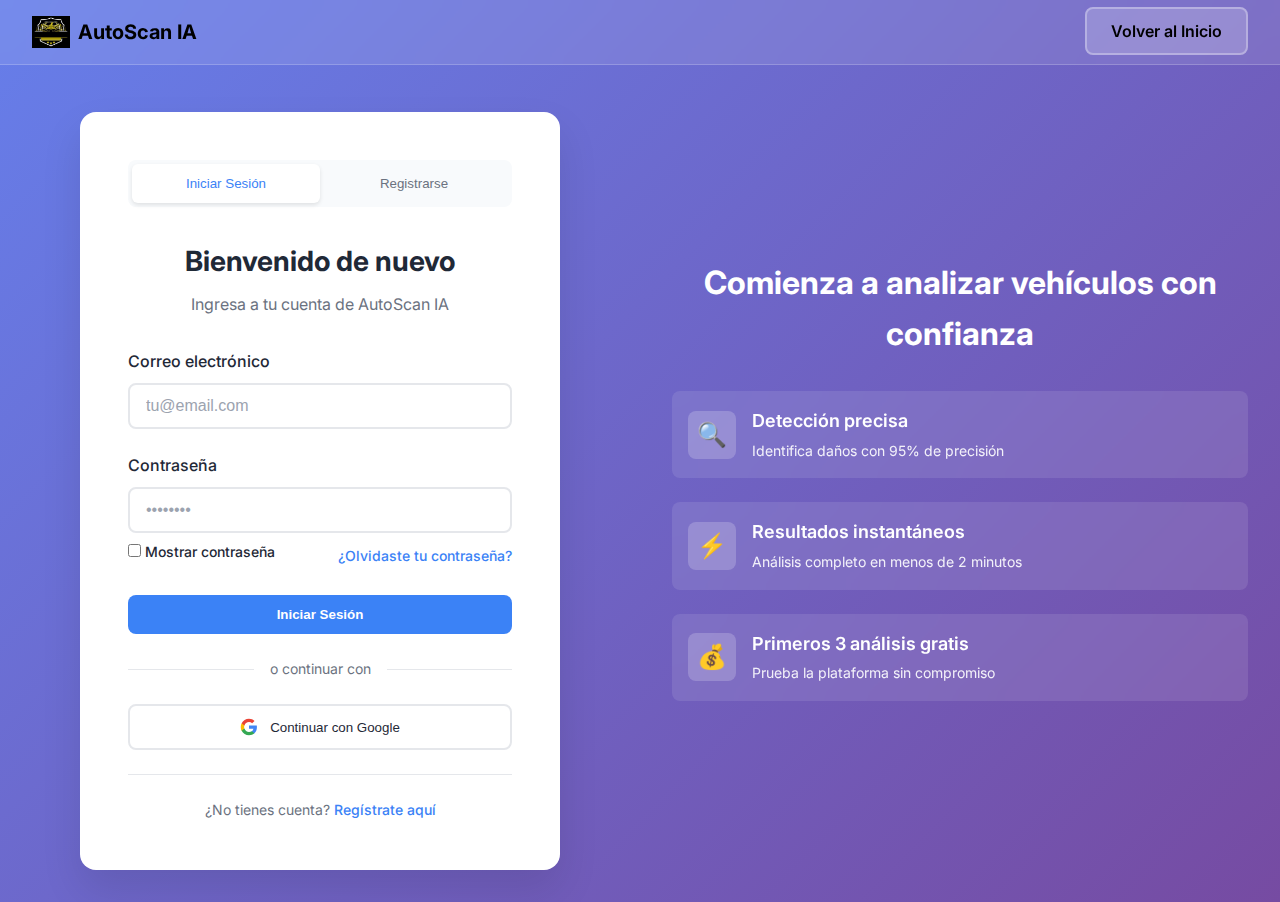
<file: frontend/login.html>
<!DOCTYPE html>
<html lang="es">
<head>
    <meta charset="UTF-8">
    <meta name="viewport" content="width=device-width, initial-scale=1.0">
    <title>Iniciar Sesión - AutoScan IA</title>
    <link rel="stylesheet" href="css/styles.css">
    <link rel="stylesheet" href="css/login.css">
    <link href="https://fonts.googleapis.com/css2?family=Inter:wght@300;400;500;600;700&display=swap" rel="stylesheet">
</head>
<body class="auth-body">
    <!-- Header -->
    <header class="header">
        <nav class="nav">
            <div class="nav-brand">
                <img src="img/logo.png" alt="AutoScan IA" class="logo">
                <span style="color: black;">AutoScan IA</span>
            </div>
            <div class="nav-actions">
                <a href="index.html" class="btn-secondary">Volver al Inicio</a>
            </div>
        </nav>
    </header>

    <!-- Main Auth Content -->
    <main class="auth-container">
        <div class="auth-card">
            <!-- Tabs -->
            <div class="auth-tabs">
                <button class="auth-tab active" data-tab="login">Iniciar Sesión</button>
                <button class="auth-tab" data-tab="register">Registrarse</button>
            </div>

            <!-- Login Form -->
            <form id="loginForm" class="auth-form active">
                <div class="form-header">
                    <h2>Bienvenido de nuevo</h2>
                    <p>Ingresa a tu cuenta de AutoScan IA</p>
                </div>

                <div class="form-group">
                    <label for="loginEmail">Correo electrónico</label>
                    <input type="email" id="loginEmail" name="email" required placeholder="tu@email.com">
                </div>

                <div class="form-group">
                    <label for="loginPassword">Contraseña</label>
                    <input type="password" id="loginPassword" name="password" required placeholder="••••••••">
                    <div class="password-actions">
                        <label class="checkbox-label">
                            <input type="checkbox" id="showLoginPassword"> Mostrar contraseña
                        </label>
                        <a href="#forgot-password" class="forgot-link">¿Olvidaste tu contraseña?</a>
                    </div>
                </div>

                <button type="submit" class="btn-primary btn-full">Iniciar Sesión</button>

                <div class="auth-divider">
                    <span>o continuar con</span>
                </div>

                <button type="button" class="btn-google" onclick="loginWithGoogle()">
                    <svg width="18" height="18" viewBox="0 0 24 24">
                        <path fill="#4285F4" d="M22.56 12.25c0-.78-.07-1.53-.2-2.25H12v4.26h5.92c-.26 1.37-1.04 2.53-2.21 3.31v2.77h3.57c2.08-1.92 3.28-4.74 3.28-8.09z"/>
                        <path fill="#34A853" d="M12 23c2.97 0 5.46-.98 7.28-2.66l-3.57-2.77c-.98.66-2.23 1.06-3.71 1.06-2.86 0-5.29-1.93-6.16-4.53H2.18v2.84C3.99 20.53 7.7 23 12 23z"/>
                        <path fill="#FBBC05" d="M5.84 14.09c-.22-.66-.35-1.36-.35-2.09s.13-1.43.35-2.09V7.07H2.18C1.43 8.55 1 10.22 1 12s.43 3.45 1.18 4.93l2.85-2.22.81-.62z"/>
                        <path fill="#EA4335" d="M12 5.38c1.62 0 3.06.56 4.21 1.64l3.15-3.15C17.45 2.09 14.97 1 12 1 7.7 1 3.99 3.47 2.18 7.07l3.66 2.84c.87-2.6 3.3-4.53 6.16-4.53z"/>
                    </svg>
                    Continuar con Google
                </button>

                <div class="auth-footer">
                    <p>¿No tienes cuenta? <a href="#" class="switch-tab" data-tab="register">Regístrate aquí</a></p>
                </div>
            </form>

            <!-- Register Form -->
            <form id="registerForm" class="auth-form">
                <div class="form-header">
                    <h2>Crear cuenta</h2>
                    <p>Comienza a usar AutoScan IA hoy mismo</p>
                </div>

                <div class="form-row">
                    <div class="form-group">
                        <label for="registerFirstName">Nombre</label>
                        <input type="text" id="registerFirstName" name="firstName" required placeholder="Juan">
                    </div>
                    <div class="form-group">
                        <label for="registerLastName">Apellido</label>
                        <input type="text" id="registerLastName" name="lastName" required placeholder="Pérez">
                    </div>
                </div>

                <div class="form-group">
                    <label for="registerEmail">Correo electrónico</label>
                    <input type="email" id="registerEmail" name="email" required placeholder="tu@email.com">
                </div>

                <div class="form-group">
                    <label for="registerPassword">Contraseña</label>
                    <input type="password" id="registerPassword" name="password" required placeholder="••••••••">
                    <div class="password-strength">
                        <div class="strength-bar">
                            <div class="strength-fill" data-strength="0"></div>
                        </div>
                        <span class="strength-text">Seguridad de la contraseña</span>
                    </div>
                </div>

                <div class="form-group">
                    <label for="registerConfirmPassword">Confirmar contraseña</label>
                    <input type="password" id="registerConfirmPassword" name="confirmPassword" required placeholder="••••••••">
                </div>

                <div class="password-actions">
                    <label class="checkbox-label">
                        <input type="checkbox" id="showRegisterPassword"> Mostrar contraseña
                    </label>
                </div>

                <div class="form-group">
                    <label class="checkbox-label">
                        <input type="checkbox" id="acceptTerms" name="acceptTerms" required>
                        <span>Acepto los <a href="#" class="link">Términos de Servicio</a> y la <a href="#" class="link">Política de Privacidad</a></span>
                    </label>
                </div>

                <button type="submit" class="btn-primary btn-full">Crear Cuenta</button>

                <div class="auth-divider">
                    <span>o registrarse con</span>
                </div>

                <button type="button" class="btn-google" onclick="registerWithGoogle()">
                    <svg width="18" height="18" viewBox="0 0 24 24">
                        <path fill="#4285F4" d="M22.56 12.25c0-.78-.07-1.53-.2-2.25H12v4.26h5.92c-.26 1.37-1.04 2.53-2.21 3.31v2.77h3.57c2.08-1.92 3.28-4.74 3.28-8.09z"/>
                        <path fill="#34A853" d="M12 23c2.97 0 5.46-.98 7.28-2.66l-3.57-2.77c-.98.66-2.23 1.06-3.71 1.06-2.86 0-5.29-1.93-6.16-4.53H2.18v2.84C3.99 20.53 7.7 23 12 23z"/>
                        <path fill="#FBBC05" d="M5.84 14.09c-.22-.66-.35-1.36-.35-2.09s.13-1.43.35-2.09V7.07H2.18C1.43 8.55 1 10.22 1 12s.43 3.45 1.18 4.93l2.85-2.22.81-.62z"/>
                        <path fill="#EA4335" d="M12 5.38c1.62 0 3.06.56 4.21 1.64l3.15-3.15C17.45 2.09 14.97 1 12 1 7.7 1 3.99 3.47 2.18 7.07l3.66 2.84c.87-2.6 3.3-4.53 6.16-4.53z"/>
                    </svg>
                    Registrarse con Google
                </button>

                <div class="auth-footer">
                    <p>¿Ya tienes cuenta? <a href="#" class="switch-tab" data-tab="login">Inicia sesión aquí</a></p>
                </div>
            </form>
        </div>

        <!-- Auth Benefits -->
        <div class="auth-benefits">
            <div class="benefits-content">
                <h3>Comienza a analizar vehículos con confianza</h3>
                <div class="benefit-item">
                    <div class="benefit-icon">🔍</div>
                    <div>
                        <h4>Detección precisa</h4>
                        <p>Identifica daños con 95% de precisión</p>
                    </div>
                </div>
                <div class="benefit-item">
                    <div class="benefit-icon">⚡</div>
                    <div>
                        <h4>Resultados instantáneos</h4>
                        <p>Análisis completo en menos de 2 minutos</p>
                    </div>
                </div>
                <div class="benefit-item">
                    <div class="benefit-icon">💰</div>
                    <div>
                        <h4>Primeros 3 análisis gratis</h4>
                        <p>Prueba la plataforma sin compromiso</p>
                    </div>
                </div>
            </div>
        </div>
    </main>

    <!-- Forgot Password Modal -->
    <div id="forgotPasswordModal" class="modal">
        <div class="modal-content">
            <div class="modal-header">
                <h3>Recuperar contraseña</h3>
                <button class="modal-close">&times;</button>
            </div>
            <div class="modal-body">
                <p>Ingresa tu correo electrónico y te enviaremos un enlace para restablecer tu contraseña.</p>
                <div class="form-group">
                    <label for="forgotEmail">Correo electrónico</label>
                    <input type="email" id="forgotEmail" placeholder="tu@email.com">
                </div>
            </div>
            <div class="modal-footer">
                <button class="btn-secondary" onclick="closeModal()">Cancelar</button>
                <button class="btn-primary" onclick="sendResetLink()">Enviar enlace</button>
            </div>
        </div>
    </div>

    <script src="js/auth.js"></script>
</body>
</html>
</file>
<file: frontend/css/dashboard.css>
/* dashboard.css - Estilos específicos del dashboard */

/* Fix para el logo en el dashboard */
.dashboard-nav .nav-brand .logo {
    height: 32px !important;
    width: auto !important;
    max-height: 32px !important;
}

.dashboard-nav .nav-brand {
    display: flex;
    align-items: center;
    gap: 0.75rem;
    font-weight: 600;
    font-size: 1.1rem;
}

/* Asegurar que el header del dashboard tenga el tamaño correcto */
.dashboard-header {
    background: var(--background);
    border-bottom: 1px solid var(--border);
    position: sticky;
    top: 0;
    z-index: 100;
    height: auto;
    min-height: 70px;
}

.dashboard-nav {
    display: flex;
    justify-content: space-between;
    align-items: center;
    padding: 1rem 2rem;
    max-width: 1400px;
    margin: 0 auto;
    height: auto;
}

.dashboard-nav {
    display: flex;
    justify-content: space-between;
    align-items: center;
    padding: 1rem 2rem;
    max-width: 1400px;
    margin: 0 auto;
}

.dashboard-main {
    min-height: calc(100vh - 80px);
    background: var(--surface);
}

.dashboard-container {
    max-width: 1400px;
    margin: 0 auto;
    padding: 2rem;
}

/* Welcome Section */
.welcome-section {
    background: linear-gradient(135deg, var(--primary) 0%, var(--primary-dark) 100%);
    color: white;
    padding: 2rem;
    border-radius: var(--radius-xl);
    margin-bottom: 2rem;
    display: grid;
    grid-template-columns: 2fr 1fr;
    gap: 2rem;
    align-items: center;
}

.welcome-content h1 {
    font-size: 2.25rem;
    font-weight: 700;
    margin-bottom: 0.5rem;
}

.welcome-content p {
    font-size: 1.125rem;
    opacity: 0.9;
    margin: 0;
}

.usage-stats {
    display: grid;
    grid-template-columns: 1fr 1fr;
    gap: 1rem;
}

.stat-card {
    background: rgba(255, 255, 255, 0.1);
    backdrop-filter: blur(10px);
    padding: 1.5rem;
    border-radius: var(--radius-lg);
    display: flex;
    align-items: center;
    gap: 1rem;
    border: 1px solid rgba(255, 255, 255, 0.2);
}

.stat-icon {
    width: 48px;
    height: 48px;
    background: rgba(255, 255, 255, 0.2);
    border-radius: var(--radius);
    display: flex;
    align-items: center;
    justify-content: center;
    font-size: 1.25rem;
}

.stat-info {
    display: flex;
    flex-direction: column;
}

.stat-number {
    font-size: 1.5rem;
    font-weight: 700;
    line-height: 1;
}

.stat-label {
    font-size: 0.875rem;
    opacity: 0.8;
}

/* Upload Section */
.upload-section {
    background: var(--background);
    border-radius: var(--radius-xl);
    box-shadow: var(--shadow);
    margin-bottom: 2rem;
    overflow: hidden;
}

.upload-container {
    padding: 2rem;
}

.upload-header {
    display: flex;
    justify-content: space-between;
    align-items: center;
    margin-bottom: 2rem;
}

.upload-header h2 {
    font-size: 1.5rem;
    font-weight: 600;
    color: var(--text-primary);
    margin: 0;
}

.btn-help {
    background: var(--surface);
    border: 1px solid var(--border);
    color: var(--text-secondary);
    padding: 0.5rem 1rem;
    border-radius: var(--radius);
    font-weight: 500;
    cursor: pointer;
    transition: all 0.3s;
    display: flex;
    align-items: center;
    gap: 0.5rem;
}

.btn-help:hover {
    background: var(--primary);
    color: white;
    border-color: var(--primary);
}

.upload-grid {
    display: grid;
    grid-template-columns: repeat(auto-fit, minmax(250px, 1fr));
    gap: 1.5rem;
    margin-bottom: 2rem;
}

.upload-card {
    border: 2px dashed var(--border);
    border-radius: var(--radius-lg);
    padding: 1.5rem;
    text-align: center;
    transition: all 0.3s;
    position: relative;
}

.upload-card.has-image {
    border-color: var(--success);
    border-style: solid;
    background: var(--surface);
}

.upload-card:hover {
    border-color: var(--primary);
}

.upload-preview {
    margin-bottom: 1rem;
    position: relative;
    min-height: 120px;
    display: flex;
    flex-direction: column;
    align-items: center;
    justify-content: center;
}

.upload-preview i {
    font-size: 3rem;
    color: var(--text-tertiary);
    margin-bottom: 0.5rem;
}

.upload-card.has-image .upload-preview i {
    display: none;
}

.angle-label {
    font-weight: 500;
    color: var(--text-primary);
    margin-bottom: 0.5rem;
}

.preview-image {
    max-width: 100%;
    max-height: 120px;
    border-radius: var(--radius);
    object-fit: cover;
}

.btn-remove {
    position: absolute;
    top: -8px;
    right: -8px;
    width: 32px;
    height: 32px;
    background: var(--error);
    color: white;
    border: none;
    border-radius: 50%;
    cursor: pointer;
    display: flex;
    align-items: center;
    justify-content: center;
    font-size: 0.875rem;
    transition: all 0.3s;
}

.btn-remove:hover {
    transform: scale(1.1);
    background: #dc2626;
}

.upload-btn {
    display: inline-flex;
    align-items: center;
    gap: 0.5rem;
    padding: 0.75rem 1.5rem;
    background: var(--primary);
    color: white;
    border-radius: var(--radius);
    cursor: pointer;
    transition: all 0.3s;
    font-weight: 500;
    border: none;
    width: 100%;
    justify-content: center;
}

.upload-btn:hover {
    background: var(--primary-dark);
    transform: translateY(-2px);
}

.file-input {
    display: none;
}

.upload-actions {
    display: flex;
    gap: 1rem;
    justify-content: center;
    align-items: center;
    flex-wrap: wrap;
}

.upload-progress {
    margin-top: 1.5rem;
    padding: 1rem;
    background: var(--surface);
    border-radius: var(--radius);
    border: 1px solid var(--border);
}

.progress-bar {
    height: 8px;
    background: var(--border);
    border-radius: 4px;
    overflow: hidden;
    margin-bottom: 0.5rem;
}

.progress-fill {
    height: 100%;
    background: linear-gradient(90deg, var(--primary), var(--primary-light));
    border-radius: 4px;
    transition: width 0.3s ease;
    width: 0%;
}

.progress-text {
    font-size: 0.875rem;
    color: var(--text-secondary);
    text-align: center;
    display: block;
}

/* Results Section */
.results-section {
    background: var(--background);
    border-radius: var(--radius-xl);
    box-shadow: var(--shadow);
    padding: 2rem;
}

.results-header {
    display: flex;
    justify-content: space-between;
    align-items: center;
    margin-bottom: 2rem;
    flex-wrap: wrap;
    gap: 1rem;
}

.results-header h2 {
    font-size: 1.5rem;
    font-weight: 600;
    color: var(--text-primary);
    margin: 0;
}

.results-actions {
    display: flex;
    gap: 1rem;
    flex-wrap: wrap;
}

.results-grid {
    display: grid;
    grid-template-columns: repeat(auto-fit, minmax(280px, 1fr));
    gap: 1.5rem;
    margin-bottom: 2rem;
}

.result-card {
    background: var(--surface);
    border-radius: var(--radius-lg);
    padding: 1.5rem;
    border: 1px solid var(--border);
    transition: all 0.3s;
}

.result-card:hover {
    transform: translateY(-2px);
    box-shadow: var(--shadow-md);
}

.result-header {
    display: flex;
    align-items: center;
    gap: 1rem;
    margin-bottom: 1rem;
}

.result-angle {
    font-weight: 600;
    color: var(--text-primary);
    font-size: 1.125rem;
}

.result-confidence {
    background: var(--primary);
    color: white;
    padding: 0.25rem 0.75rem;
    border-radius: 20px;
    font-size: 0.75rem;
    font-weight: 600;
}

.result-damage {
    display: flex;
    align-items: center;
    gap: 0.5rem;
    margin-bottom: 1rem;
}

.damage-badge {
    padding: 0.5rem 1rem;
    border-radius: var(--radius);
    font-weight: 600;
    font-size: 0.875rem;
}

.damage-badge.no-damage {
    background: #d1fae5;
    color: #065f46;
}

.damage-badge.minor {
    background: #fef3c7;
    color: #92400e;
}

.damage-badge.moderate {
    background: #fed7aa;
    color: #9a3412;
}

.damage-badge.severe {
    background: #fecaca;
    color: #991b1b;
}

.result-details {
    margin-top: 1rem;
}

.detail-item {
    display: flex;
    justify-content: space-between;
    align-items: center;
    padding: 0.5rem 0;
    border-bottom: 1px solid var(--border-light);
}

.detail-item:last-child {
    border-bottom: none;
}

.detail-label {
    color: var(--text-secondary);
    font-size: 0.875rem;
}

.detail-value {
    font-weight: 600;
    color: var(--text-primary);
}

/* Conclusion Card */
.conclusion-card {
    background: linear-gradient(135deg, #667eea 0%, #764ba2 100%);
    color: white;
    padding: 2rem;
    border-radius: var(--radius-lg);
    margin-top: 2rem;
}

.conclusion-header {
    display: flex;
    align-items: center;
    gap: 1rem;
    margin-bottom: 1rem;
}

.conclusion-header h3 {
    font-size: 1.25rem;
    font-weight: 600;
    margin: 0;
}

.conclusion-icon {
    font-size: 2rem;
}

.conclusion-summary {
    margin-bottom: 1.5rem;
    line-height: 1.6;
}

.recommendation-list {
    list-style: none;
    padding: 0;
    margin: 0;
}

.recommendation-list li {
    padding: 0.5rem 0;
    display: flex;
    align-items: center;
    gap: 0.75rem;
}

.recommendation-list li i {
    width: 20px;
    text-align: center;
}

/* Loading Modal */
.loading-content {
    text-align: center;
    padding: 2rem;
}

.loading-spinner {
    width: 60px;
    height: 60px;
    border: 4px solid var(--border);
    border-top: 4px solid var(--primary);
    border-radius: 50%;
    animation: spin 1s linear infinite;
    margin: 0 auto 1.5rem;
}

@keyframes spin {
    0% { transform: rotate(0deg); }
    100% { transform: rotate(360deg); }
}

.loading-content h3 {
    margin-bottom: 0.5rem;
    color: var(--text-primary);
}

.loading-content p {
    color: var(--text-secondary);
    margin-bottom: 1.5rem;
}

.loading-progress {
    max-width: 300px;
    margin: 0 auto;
}

/* Instructions Modal */
.modal-content.large {
    max-width: 600px;
}

.instructions-content {
    max-height: 60vh;
    overflow-y: auto;
    padding-right: 1rem;
}

.instruction-section {
    margin-bottom: 2rem;
}

.instruction-section h4 {
    font-size: 1.125rem;
    font-weight: 600;
    margin-bottom: 1rem;
    color: var(--text-primary);
    display: flex;
    align-items: center;
    gap: 0.5rem;
}

.instruction-section ul {
    padding-left: 1.5rem;
    color: var(--text-secondary);
}

.instruction-section li {
    margin-bottom: 0.5rem;
    line-height: 1.5;
}

.angles-guide {
    display: grid;
    gap: 1rem;
}

.angle-guide-item {
    display: flex;
    align-items: center;
    gap: 1rem;
    padding: 1rem;
    background: var(--surface);
    border-radius: var(--radius);
    border: 1px solid var(--border);
}

.angle-icon {
    font-size: 1.5rem;
    width: 40px;
    text-align: center;
}

.limitations-list {
    display: grid;
    gap: 1rem;
}

.limitation-item {
    display: flex;
    align-items: center;
    gap: 1rem;
    padding: 1rem;
    background: #fef2f2;
    border: 1px solid #fecaca;
    border-radius: var(--radius);
    color: #991b1b;
}

.limitation-item i {
    color: #ef4444;
}

.instruction-section.warning {
    background: #fffbeb;
    border: 1px solid #fcd34d;
    border-radius: var(--radius);
    padding: 1.5rem;
}

.instruction-section.warning h4 {
    color: #92400e;
}

.instruction-section.warning p {
    color: #92400e;
    margin: 0;
    line-height: 1.6;
}

/* User Menu */
.user-menu {
    position: relative;
    display: flex;
    align-items: center;
    gap: 1rem;
    cursor: pointer;
    padding: 0.5rem;
    border-radius: var(--radius);
    transition: background 0.3s;
}

.user-menu:hover {
    background: var(--surface);
}

.user-menu:hover .dropdown-menu {
    display: block;
}

.user-info {
    display: flex;
    flex-direction: column;
    align-items: flex-end;
}

.user-name {
    font-weight: 600;
    color: var(--text-primary);
}

.user-plan {
    font-size: 0.75rem;
    color: var(--text-secondary);
}

.user-avatar {
    width: 40px;
    height: 40px;
    background: var(--primary);
    color: white;
    border-radius: 50%;
    display: flex;
    align-items: center;
    justify-content: center;
    font-weight: 600;
}

.dropdown-menu {
    display: none;
    position: absolute;
    top: 100%;
    right: 0;
    background: var(--background);
    border: 1px solid var(--border);
    border-radius: var(--radius);
    box-shadow: var(--shadow-lg);
    min-width: 200px;
    z-index: 1000;
    margin-top: 0.5rem;
}

.dropdown-item {
    display: flex;
    align-items: center;
    gap: 0.75rem;
    padding: 0.75rem 1rem;
    color: var(--text-primary);
    text-decoration: none;
    transition: background 0.3s;
    border: none;
    background: none;
    width: 100%;
    text-align: left;
    cursor: pointer;
    font-size: 0.875rem;
}

.dropdown-item:hover {
    background: var(--surface);
}

.dropdown-item.logout {
    color: var(--error);
}

.dropdown-item.logout:hover {
    background: #fef2f2;
}

.dropdown-divider {
    height: 1px;
    background: var(--border);
    margin: 0.5rem 0;
}

/* Fix para el header y user menu */
.dashboard-nav {
    display: flex;
    justify-content: space-between;
    align-items: center;
    padding: 1rem 2rem;
    max-width: 1400px;
    margin: 0 auto;
    background: var(--background);
}

.user-menu {
    display: flex;
    align-items: center;
    gap: 1rem;
    position: relative;
}

.user-info {
    display: flex;
    flex-direction: column;
    align-items: flex-end;
}

.user-name {
    font-weight: 600;
    color: var(--text-primary);
    font-size: 0.9rem;
}

.user-plan {
    font-size: 0.75rem;
    color: var(--text-secondary);
}

/* Fix para el botón de instrucciones */
.upload-header {
    display: flex;
    justify-content: space-between;
    align-items: center;
    margin-bottom: 2rem;
    gap: 1rem;
}

.btn-help {
    white-space: nowrap;
    flex-shrink: 0;
}

/* Responsive */
@media (max-width: 1024px) {
    .welcome-section {
        grid-template-columns: 1fr;
        text-align: center;
    }
    
    .upload-grid {
        grid-template-columns: repeat(2, 1fr);
    }
}

@media (max-width: 768px) {
    .dashboard-container {
        padding: 1rem;
    }
    
    .upload-grid {
        grid-template-columns: 1fr;
    }
    
    .upload-header {
        flex-direction: column;
        gap: 1rem;
        align-items: flex-start;
    }
    
    .results-header {
        flex-direction: column;
        align-items: flex-start;
    }
    
    .results-actions {
        width: 100%;
        justify-content: flex-start;
    }
    
    .upload-actions {
        flex-direction: column;
        width: 100%;
    }
    
    .upload-actions button {
        width: 100%;
    }
    
    .usage-stats {
        grid-template-columns: 1fr;
    }
}

@media (max-width: 480px) {
    .dashboard-nav {
        padding: 1rem;
    }
    
    .upload-container {
        padding: 1rem;
    }
    
    .results-section {
        padding: 1rem;
    }
    
    .user-info {
        display: none;
    }
}
</file>
<file: frontend/css/landing.css>
/* Reset y base */
* {
    margin: 0;
    padding: 0;
    box-sizing: border-box;
}

body {
    font-family: 'Inter', sans-serif;
    line-height: 1.6;
    color: #333;
    overflow-x: hidden;
}

.container {
    max-width: 1200px;
    margin: 0 auto;
    padding: 0 20px;
}

/* Header */
.header {
    background: rgba(255, 255, 255, 0.95);
    backdrop-filter: blur(10px);
    position: fixed;
    width: 100%;
    top: 0;
    z-index: 1000;
    border-bottom: 1px solid #e5e7eb;
}

.nav {
    display: flex;
    justify-content: space-between;
    align-items: center;
    padding: 1rem 2rem;
    max-width: 1200px;
    margin: 0 auto;
}

.nav-brand {
    display: flex;
    align-items: center;
    gap: 0.5rem;
    font-weight: 700;
    font-size: 1.25rem;
    color: #1f2937;
}

.logo {
    height: 40px;
    width: auto;
}

.nav-links {
    display: flex;
    gap: 2rem;
}

.nav-links a {
    text-decoration: none;
    color: #6b7280;
    font-weight: 500;
    transition: color 0.3s;
}

.nav-links a:hover {
    color: #3b82f6;
}

.nav-actions {
    display: flex;
    gap: 1rem;
    align-items: center;
}

.btn-login {
    padding: 0.5rem 1rem;
    color: #6b7280;
    text-decoration: none;
    font-weight: 500;
    transition: color 0.3s;
}

.btn-login:hover {
    color: #3b82f6;
}

.btn-primary {
    background: #3b82f6;
    color: white;
    padding: 0.75rem 1.5rem;
    border-radius: 8px;
    text-decoration: none;
    font-weight: 600;
    transition: all 0.3s;
    border: none;
    cursor: pointer;
}

.btn-primary:hover {
    background: #2563eb;
    transform: translateY(-2px);
    box-shadow: 0 10px 25px rgba(59, 130, 246, 0.3);
}

.btn-secondary {
    background: transparent;
    color: #3b82f6;
    padding: 0.75rem 1.5rem;
    border-radius: 8px;
    text-decoration: none;
    font-weight: 600;
    border: 2px solid #3b82f6;
    transition: all 0.3s;
}

.btn-secondary:hover {
    background: #3b82f6;
    color: white;
    transform: translateY(-2px);
}

/* Hero Section */
.hero {
    display: grid;
    grid-template-columns: 1fr 1fr;
    gap: 4rem;
    align-items: center;
    padding: 8rem 2rem 4rem;
    max-width: 1200px;
    margin: 0 auto;
    min-height: 100vh;
}

.hero-title {
    font-size: 3.5rem;
    font-weight: 700;
    line-height: 1.1;
    margin-bottom: 1.5rem;
    color: #1f2937;
}

.highlight {
    color: #3b82f6;
    background: linear-gradient(135deg, #3b82f6, #1d4ed8);
    -webkit-background-clip: text;
    -webkit-text-fill-color: transparent;
    background-clip: text;
}

.hero-subtitle {
    font-size: 1.25rem;
    color: #6b7280;
    margin-bottom: 2rem;
    line-height: 1.6;
}

.hero-actions {
    display: flex;
    gap: 1rem;
    margin-bottom: 3rem;
}

.btn-large {
    padding: 1rem 2rem;
    font-size: 1.1rem;
}

.hero-stats {
    display: flex;
    gap: 3rem;
}

.stat {
    text-align: center;
}

.stat-number {
    display: block;
    font-size: 2rem;
    font-weight: 700;
    color: #3b82f6;
}

.stat-label {
    font-size: 0.875rem;
    color: #6b7280;
}

.hero-visual {
    display: flex;
    justify-content: center;
    align-items: center;
}

.hero-image {
    max-width: 100%;
    height: auto;
    border-radius: 12px;
    box-shadow: 0 25px 50px rgba(0, 0, 0, 0.1);
}

/* Sections comunes */
.section-title {
    font-size: 2.5rem;
    font-weight: 700;
    text-align: center;
    margin-bottom: 3rem;
    color: #1f2937;
}

/* Problem Section */
.problem-section {
    padding: 6rem 2rem;
    background: #f8fafc;
}

.problem-grid {
    display: grid;
    grid-template-columns: repeat(auto-fit, minmax(250px, 1fr));
    gap: 2rem;
}

.problem-card {
    background: white;
    padding: 2rem;
    border-radius: 12px;
    text-align: center;
    box-shadow: 0 4px 6px rgba(0, 0, 0, 0.05);
    transition: transform 0.3s;
}

.problem-card:hover {
    transform: translateY(-5px);
}

.problem-icon {
    font-size: 3rem;
    margin-bottom: 1rem;
}

.problem-card h3 {
    font-size: 1.25rem;
    font-weight: 600;
    margin-bottom: 1rem;
    color: #1f2937;
}

/* Promise Section */
.promise-section {
    padding: 6rem 2rem;
}

.promise-content {
    display: grid;
    grid-template-columns: 1fr 1fr;
    gap: 4rem;
    align-items: center;
}

.promise-lead {
    font-size: 1.25rem;
    color: #6b7280;
    margin-bottom: 2rem;
    line-height: 1.6;
}

.promise-list {
    list-style: none;
}

.promise-list li {
    padding: 0.5rem 0;
    font-size: 1.1rem;
}

.promise-image {
    max-width: 100%;
    height: auto;
    border-radius: 12px;
    box-shadow: 0 20px 40px rgba(0, 0, 0, 0.1);
}

/* How It Works */
.how-it-works {
    padding: 6rem 2rem;
    background: #f8fafc;
}

.steps-grid {
    display: grid;
    grid-template-columns: repeat(auto-fit, minmax(250px, 1fr));
    gap: 2rem;
    margin-bottom: 4rem;
}

.step {
    text-align: center;
    padding: 2rem;
}

.step-number {
    width: 60px;
    height: 60px;
    background: #3b82f6;
    color: white;
    border-radius: 50%;
    display: flex;
    align-items: center;
    justify-content: center;
    font-size: 1.5rem;
    font-weight: 700;
    margin: 0 auto 1.5rem;
}

.step h3 {
    font-size: 1.25rem;
    font-weight: 600;
    margin-bottom: 1rem;
    color: #1f2937;
}

.demo-guide {
    text-align: center;
}

.angles-guide {
    max-width: 600px;
    width: 100%;
    height: auto;
    border-radius: 12px;
    box-shadow: 0 10px 25px rgba(0, 0, 0, 0.1);
}

/* Benefits Section */
.benefits-section {
    padding: 6rem 2rem;
}

.benefits-grid {
    display: grid;
    grid-template-columns: repeat(auto-fit, minmax(300px, 1fr));
    gap: 2rem;
}

.benefit-card {
    background: white;
    padding: 2rem;
    border-radius: 12px;
    text-align: center;
    box-shadow: 0 4px 6px rgba(0, 0, 0, 0.05);
    border: 1px solid #e5e7eb;
    transition: all 0.3s;
}

.benefit-card:hover {
    transform: translateY(-5px);
    box-shadow: 0 20px 40px rgba(0, 0, 0, 0.1);
}

.benefit-icon {
    font-size: 3rem;
    margin-bottom: 1rem;
}

.benefit-card h3 {
    font-size: 1.25rem;
    font-weight: 600;
    margin-bottom: 1rem;
    color: #1f2937;
}

/* Pricing Section */
.program-section {
    padding: 6rem 2rem;
    background: #f8fafc;
}

.pricing-grid {
    display: grid;
    grid-template-columns: repeat(auto-fit, minmax(300px, 1fr));
    gap: 2rem;
}

.pricing-card {
    background: white;
    padding: 2rem;
    border-radius: 12px;
    text-align: center;
    box-shadow: 0 4px 6px rgba(0, 0, 0, 0.05);
    border: 1px solid #e5e7eb;
    position: relative;
    transition: all 0.3s;
}

.pricing-card:hover {
    transform: translateY(-5px);
    box-shadow: 0 20px 40px rgba(0, 0, 0, 0.1);
}

.pricing-card.popular {
    border: 2px solid #3b82f6;
    transform: scale(1.05);
}

.popular-badge {
    position: absolute;
    top: -12px;
    left: 50%;
    transform: translateX(-50%);
    background: #3b82f6;
    color: white;
    padding: 0.5rem 1rem;
    border-radius: 20px;
    font-size: 0.875rem;
    font-weight: 600;
}

.pricing-header {
    margin-bottom: 2rem;
}

.pricing-header h3 {
    font-size: 1.5rem;
    font-weight: 600;
    margin-bottom: 1rem;
    color: #1f2937;
}

.price {
    font-size: 3rem;
    font-weight: 700;
    color: #3b82f6;
}

.price span {
    font-size: 1rem;
    color: #6b7280;
}

.features-list {
    list-style: none;
    margin-bottom: 2rem;
    text-align: left;
}

.features-list li {
    padding: 0.5rem 0;
    border-bottom: 1px solid #e5e7eb;
}

.features-list li:last-child {
    border-bottom: none;
}

.btn-pricing {
    display: block;
    width: 100%;
    padding: 1rem;
    background: #3b82f6;
    color: white;
    text-decoration: none;
    border-radius: 8px;
    font-weight: 600;
    transition: background 0.3s;
}

.btn-pricing:hover {
    background: #2563eb;
}

/* Testimonials */
.testimonials-section {
    padding: 6rem 2rem;
}

.testimonials-grid {
    display: grid;
    grid-template-columns: repeat(auto-fit, minmax(300px, 1fr));
    gap: 2rem;
}

.testimonial-card {
    background: white;
    padding: 2rem;
    border-radius: 12px;
    box-shadow: 0 4px 6px rgba(0, 0, 0, 0.05);
    border: 1px solid #e5e7eb;
}

.testimonial-text {
    font-style: italic;
    color: #6b7280;
    margin-bottom: 1.5rem;
    line-height: 1.6;
}

.testimonial-author {
    border-top: 1px solid #e5e7eb;
    padding-top: 1rem;
}

.testimonial-author strong {
    display: block;
    color: #1f2937;
}

.testimonial-author span {
    color: #6b7280;
    font-size: 0.875rem;
}

/* Bonus Section */
.bonus-section {
    padding: 6rem 2rem;
    background: #f8fafc;
}

.bonus-grid {
    display: grid;
    grid-template-columns: repeat(auto-fit, minmax(250px, 1fr));
    gap: 2rem;
}

.bonus-card {
    background: white;
    padding: 2rem;
    border-radius: 12px;
    text-align: center;
    box-shadow: 0 4px 6px rgba(0, 0, 0, 0.05);
}

.bonus-card h3 {
    font-size: 1.25rem;
    font-weight: 600;
    margin-bottom: 1rem;
    color: #1f2937;
}

/* Guarantee Section */
.guarantee-section {
    padding: 6rem 2rem;
}

.guarantee-card {
    background: linear-gradient(135deg, #3b82f6, #1d4ed8);
    color: white;
    padding: 4rem 2rem;
    border-radius: 20px;
    text-align: center;
    position: relative;
}

.guarantee-card h2 {
    font-size: 2.5rem;
    margin-bottom: 1rem;
}

.guarantee-card p {
    font-size: 1.25rem;
    margin-bottom: 2rem;
    opacity: 0.9;
}

.guarantee-badge {
    background: rgba(255, 255, 255, 0.2);
    padding: 0.5rem 1.5rem;
    border-radius: 20px;
    font-weight: 600;
    display: inline-block;
    backdrop-filter: blur(10px);
}

/* FAQ Section */
.faq-section {
    padding: 6rem 2rem;
    background: #f8fafc;
}

.faq-grid {
    max-width: 800px;
    margin: 0 auto;
}

.faq-item {
    background: white;
    padding: 2rem;
    border-radius: 12px;
    margin-bottom: 1rem;
    box-shadow: 0 4px 6px rgba(0, 0, 0, 0.05);
}

.faq-item h3 {
    font-size: 1.25rem;
    font-weight: 600;
    margin-bottom: 1rem;
    color: #1f2937;
}

.faq-item p {
    color: #6b7280;
    line-height: 1.6;
}

/* CTA Section */
.cta-section {
    padding: 6rem 2rem;
    text-align: center;
}

.cta-section h2 {
    font-size: 2.5rem;
    font-weight: 700;
    margin-bottom: 1rem;
    color: #1f2937;
}

.cta-section p {
    font-size: 1.25rem;
    color: #6b7280;
    margin-bottom: 2rem;
}

.cta-actions {
    display: flex;
    gap: 1rem;
    justify-content: center;
}

/* Footer */
.footer {
    background: #1f2937;
    color: white;
    padding: 4rem 2rem 2rem;
}

.footer-content {
    display: grid;
    grid-template-columns: 1fr 2fr;
    gap: 4rem;
    margin-bottom: 2rem;
}

.footer-brand p {
    color: #d1d5db;
    margin-top: 1rem;
}

.footer-links {
    display: grid;
    grid-template-columns: repeat(3, 1fr);
    gap: 2rem;
}

.footer-column h4 {
    font-size: 1.125rem;
    font-weight: 600;
    margin-bottom: 1rem;
}

.footer-column a {
    display: block;
    color: #d1d5db;
    text-decoration: none;
    margin-bottom: 0.5rem;
    transition: color 0.3s;
}

.footer-column a:hover {
    color: white;
}

.footer-bottom {
    border-top: 1px solid #374151;
    padding-top: 2rem;
    text-align: center;
    color: #9ca3af;
}

/* Responsive */
@media (max-width: 768px) {
    .nav {
        flex-direction: column;
        gap: 1rem;
    }
    
    .nav-links {
        gap: 1rem;
    }
    
    .hero {
        grid-template-columns: 1fr;
        text-align: center;
        padding: 6rem 1rem 2rem;
    }
    
    .hero-title {
        font-size: 2.5rem;
    }
    
    .hero-actions {
        flex-direction: column;
        align-items: center;
    }
    
    .hero-stats {
        justify-content: center;
    }
    
    .promise-content {
        grid-template-columns: 1fr;
    }
    
    .footer-content {
        grid-template-columns: 1fr;
    }
    
    .footer-links {
        grid-template-columns: 1fr;
    }
    
    .cta-actions {
        flex-direction: column;
        align-items: center;
    }
}
</file>
<file: frontend/css/styles.css>
/* styles.css - Estilos base compartidos por todas las páginas */

/* Reset y base */
* {
    margin: 0;
    padding: 0;
    box-sizing: border-box;
}

:root {
    --primary: #3b82f6;
    --primary-dark: #2563eb;
    --primary-light: #60a5fa;
    --secondary: #6b7280;
    --success: #10b981;
    --warning: #f59e0b;
    --error: #ef4444;
    --background: #ffffff;
    --surface: #f8fafc;
    --text-primary: #1f2937;
    --text-secondary: #6b7280;
    --text-tertiary: #9ca3af;
    --border: #e5e7eb;
    --border-light: #f3f4f6;
    --shadow: 0 1px 3px 0 rgba(0, 0, 0, 0.1), 0 1px 2px 0 rgba(0, 0, 0, 0.06);
    --shadow-md: 0 4px 6px -1px rgba(0, 0, 0, 0.1), 0 2px 4px -1px rgba(0, 0, 0, 0.06);
    --shadow-lg: 0 10px 15px -3px rgba(0, 0, 0, 0.1), 0 4px 6px -2px rgba(0, 0, 0, 0.05);
    --radius: 8px;
    --radius-lg: 12px;
    --radius-xl: 16px;
}

body {
    font-family: 'Inter', -apple-system, BlinkMacSystemFont, 'Segoe UI', Roboto, sans-serif;
    line-height: 1.6;
    color: var(--text-primary);
    background-color: var(--background);
}

/* Auth specific styles */
.auth-body {
    background: linear-gradient(135deg, #667eea 0%, #764ba2 100%);
    min-height: 100vh;
    display: flex;
    flex-direction: column;
}

.auth-container {
    display: grid;
    grid-template-columns: 1fr 1fr;
    flex: 1;
    align-items: center;
    padding: 2rem;
    gap: 4rem;
    max-width: 1400px;
    margin: 0 auto;
    width: 100%;
}

.auth-card {
    background: var(--background);
    padding: 3rem;
    border-radius: var(--radius-xl);
    box-shadow: var(--shadow-lg);
    max-width: 480px;
    width: 100%;
    margin: 0 auto;
}

.auth-tabs {
    display: flex;
    background: var(--surface);
    border-radius: var(--radius);
    padding: 4px;
    margin-bottom: 2rem;
}

.auth-tab {
    flex: 1;
    padding: 0.75rem 1rem;
    border: none;
    background: transparent;
    border-radius: var(--radius);
    font-weight: 500;
    cursor: pointer;
    transition: all 0.3s;
    color: var(--text-secondary);
}

.auth-tab.active {
    background: var(--background);
    color: var(--primary);
    box-shadow: var(--shadow);
}

.auth-form {
    display: none;
}

.auth-form.active {
    display: block;
}

.form-header {
    text-align: center;
    margin-bottom: 2rem;
}

.form-header h2 {
    font-size: 1.75rem;
    font-weight: 700;
    margin-bottom: 0.5rem;
    color: var(--text-primary);
}

.form-header p {
    color: var(--text-secondary);
}

.form-group {
    margin-bottom: 1.5rem;
}

.form-row {
    display: grid;
    grid-template-columns: 1fr 1fr;
    gap: 1rem;
}

.form-group label {
    display: block;
    margin-bottom: 0.5rem;
    font-weight: 500;
    color: var(--text-primary);
}

.form-group input {
    width: 100%;
    padding: 0.75rem 1rem;
    border: 2px solid var(--border);
    border-radius: var(--radius);
    font-size: 1rem;
    transition: all 0.3s;
    background: var(--background);
}

.form-group input:focus {
    outline: none;
    border-color: var(--primary);
    box-shadow: 0 0 0 3px rgba(59, 130, 246, 0.1);
}

.form-group input::placeholder {
    color: var(--text-tertiary);
}

.password-actions {
    display: flex;
    justify-content: space-between;
    align-items: center;
    margin-top: 0.5rem;
    font-size: 0.875rem;
}

.checkbox-label {
    display: flex;
    align-items: center;
    gap: 0.5rem;
    font-size: 0.875rem;
    color: var(--text-secondary);
    cursor: pointer;
}

.checkbox-label input[type="checkbox"] {
    width: auto;
    margin: 0;
}

.forgot-link {
    color: var(--primary);
    text-decoration: none;
    font-weight: 500;
}

.forgot-link:hover {
    text-decoration: underline;
}

.password-strength {
    margin-top: 0.5rem;
}

.strength-bar {
    height: 4px;
    background: var(--border);
    border-radius: 2px;
    overflow: hidden;
    margin-bottom: 0.25rem;
}

.strength-fill {
    height: 100%;
    background: var(--error);
    border-radius: 2px;
    transition: all 0.3s;
    width: 0%;
}

.strength-fill[data-strength="1"] {
    background: var(--error);
    width: 25%;
}

.strength-fill[data-strength="2"] {
    background: var(--warning);
    width: 50%;
}

.strength-fill[data-strength="3"] {
    background: var(--warning);
    width: 75%;
}

.strength-fill[data-strength="4"] {
    background: var(--success);
    width: 100%;
}

.strength-text {
    font-size: 0.75rem;
    color: var(--text-secondary);
}

.btn-full {
    width: 100%;
}

.auth-divider {
    display: flex;
    align-items: center;
    margin: 1.5rem 0;
    color: var(--text-secondary);
    font-size: 0.875rem;
}

.auth-divider::before,
.auth-divider::after {
    content: '';
    flex: 1;
    height: 1px;
    background: var(--border);
}

.auth-divider span {
    padding: 0 1rem;
}

.btn-google {
    width: 100%;
    padding: 0.75rem 1rem;
    border: 2px solid var(--border);
    background: var(--background);
    border-radius: var(--radius);
    font-weight: 500;
    cursor: pointer;
    transition: all 0.3s;
    display: flex;
    align-items: center;
    justify-content: center;
    gap: 0.75rem;
    color: var(--text-primary);
}

.btn-google:hover {
    border-color: var(--primary);
    background: var(--surface);
}

.auth-footer {
    text-align: center;
    margin-top: 1.5rem;
    padding-top: 1.5rem;
    border-top: 1px solid var(--border);
    color: var(--text-secondary);
    font-size: 0.875rem;
}

.auth-footer a {
    color: var(--primary);
    text-decoration: none;
    font-weight: 500;
}

.auth-footer a:hover {
    text-decoration: underline;
}

.auth-benefits {
    color: white;
}

.benefits-content h3 {
    font-size: 2rem;
    font-weight: 700;
    margin-bottom: 2rem;
    text-align: center;
}

.benefit-item {
    display: flex;
    align-items: center;
    gap: 1rem;
    margin-bottom: 1.5rem;
    padding: 1rem;
    background: rgba(255, 255, 255, 0.1);
    border-radius: var(--radius);
    backdrop-filter: blur(10px);
}

.benefit-icon {
    font-size: 1.5rem;
    width: 48px;
    height: 48px;
    display: flex;
    align-items: center;
    justify-content: center;
    background: rgba(255, 255, 255, 0.2);
    border-radius: var(--radius);
}

.benefit-item h4 {
    font-size: 1.125rem;
    font-weight: 600;
    margin-bottom: 0.25rem;
}

.benefit-item p {
    opacity: 0.9;
    font-size: 0.875rem;
}

/* Modal */
.modal {
    display: none;
    position: fixed;
    top: 0;
    left: 0;
    width: 100%;
    height: 100%;
    background: rgba(0, 0, 0, 0.5);
    backdrop-filter: blur(4px);
    z-index: 1000;
    align-items: center;
    justify-content: center;
}

.modal.show {
    display: flex;
}

.modal-content {
    background: var(--background);
    border-radius: var(--radius-xl);
    box-shadow: var(--shadow-lg);
    max-width: 400px;
    width: 90%;
    animation: modalSlideIn 0.3s ease-out;
}

@keyframes modalSlideIn {
    from {
        opacity: 0;
        transform: translateY(-20px);
    }
    to {
        opacity: 1;
        transform: translateY(0);
    }
}

.modal-header {
    display: flex;
    justify-content: space-between;
    align-items: center;
    padding: 1.5rem;
    border-bottom: 1px solid var(--border);
}

.modal-header h3 {
    font-size: 1.25rem;
    font-weight: 600;
}

.modal-close {
    background: none;
    border: none;
    font-size: 1.5rem;
    cursor: pointer;
    color: var(--text-secondary);
    padding: 0;
    width: 32px;
    height: 32px;
    display: flex;
    align-items: center;
    justify-content: center;
    border-radius: var(--radius);
}

.modal-close:hover {
    background: var(--surface);
}

.modal-body {
    padding: 1.5rem;
}

.modal-footer {
    display: flex;
    gap: 1rem;
    justify-content: flex-end;
    padding: 1.5rem;
    border-top: 1px solid var(--border);
}

/* Links */
.link {
    color: var(--primary);
    text-decoration: none;
}

.link:hover {
    text-decoration: underline;
}

/* Responsive */
@media (max-width: 1024px) {
    .auth-container {
        grid-template-columns: 1fr;
        gap: 2rem;
    }
    
    .auth-benefits {
        order: -1;
        text-align: center;
    }
    
    .benefits-content h3 {
        font-size: 1.5rem;
    }
}

@media (max-width: 768px) {
    .auth-container {
        padding: 1rem;
    }
    
    .auth-card {
        padding: 2rem;
    }
    
    .form-row {
        grid-template-columns: 1fr;
    }
    
    .password-actions {
        flex-direction: column;
        align-items: flex-start;
        gap: 0.5rem;
    }
    
    .modal-content {
        width: 95%;
    }
    
    .modal-footer {
        flex-direction: column;
    }
}

/* Utility classes */
.text-center {
    text-align: center;
}

.mt-4 {
    margin-top: 1rem;
}

.mb-4 {
    margin-bottom: 1rem;
}

.hidden {
    display: none;
}
</file>
<file: frontend/css/login.css>
/* css/login.css - Estilos completos para la página de login */

/* Reset para el body de auth */
.auth-body {
    background: linear-gradient(135deg, #667eea 0%, #764ba2 100%) !important;
    min-height: 100vh;
    display: flex;
    flex-direction: column;
}

/* Header específico para auth */
.auth-body .header {
    background: rgba(255, 255, 255, 0.1) !important;
    backdrop-filter: blur(10px) !important;
    border-bottom: 1px solid rgba(255, 255, 255, 0.2) !important;
    position: fixed;
    width: 100%;
    top: 0;
    z-index: 1000;
}

.auth-body .nav {
    display: flex;
    justify-content: space-between;
    align-items: center;
    padding: 1rem 2rem;
    max-width: 1400px;
    margin: 0 auto;
}

.auth-body .nav-brand {
    display: flex;
    align-items: center;
    gap: 0.5rem;
    font-weight: 700;
    font-size: 1.25rem;
    color: white !important;
}

.auth-body .nav-brand .logo {
    height: 32px;
    width: auto;
    /*filter: brightness(0) invert(1);*/
}

.auth-body .btn-secondary {
    background: rgba(255, 255, 255, 0.1) !important;
    color: rgb(0, 0, 0) !important;
    padding: 0.75rem 1.5rem;
    border-radius: 8px;
    text-decoration: none;
    font-weight: 600;
    border: 2px solid rgba(255, 255, 255, 0.3) !important;
    transition: all 0.3s;
    backdrop-filter: blur(10px);
}

.auth-body .btn-secondary:hover {
    background: rgba(255, 255, 255, 0.2) !important;
    border-color: rgba(255, 255, 255, 0.5) !important;
    transform: translateY(-2px);
}

/* Contenedor principal de auth */
.auth-container {
    display: grid;
    grid-template-columns: 1fr 1fr;
    flex: 1;
    align-items: center;
    padding: 2rem;
    gap: 4rem;
    max-width: 1400px;
    margin: 80px auto 0;
    width: 100%;
}

/* Card de autenticación */
.auth-card {
    background: white;
    padding: 3rem;
    border-radius: 16px;
    box-shadow: 0 20px 40px rgba(0, 0, 0, 0.1);
    max-width: 480px;
    width: 100%;
    margin: 0 auto;
}

/* Tabs */
.auth-tabs {
    display: flex;
    background: #f8fafc;
    border-radius: 8px;
    padding: 4px;
    margin-bottom: 2rem;
}

.auth-tab {
    flex: 1;
    padding: 0.75rem 1rem;
    border: none;
    background: transparent;
    border-radius: 6px;
    font-weight: 500;
    cursor: pointer;
    transition: all 0.3s;
    color: #6b7280;
}

.auth-tab.active {
    background: white;
    color: #3b82f6;
    box-shadow: 0 2px 4px rgba(0, 0, 0, 0.1);
}

/* Forms */
.auth-form {
    display: none;
}

.auth-form.active {
    display: block;
}

.form-header {
    text-align: center;
    margin-bottom: 2rem;
}

.form-header h2 {
    font-size: 1.75rem;
    font-weight: 700;
    margin-bottom: 0.5rem;
    color: #1f2937;
}

.form-header p {
    color: #6b7280;
}

.form-group {
    margin-bottom: 1.5rem;
}

.form-row {
    display: grid;
    grid-template-columns: 1fr 1fr;
    gap: 1rem;
}

.form-group label {
    display: block;
    margin-bottom: 0.5rem;
    font-weight: 500;
    color: #1f2937;
}

.form-group input {
    width: 100%;
    padding: 0.75rem 1rem;
    border: 2px solid #e5e7eb;
    border-radius: 8px;
    font-size: 1rem;
    transition: all 0.3s;
    background: white;
}

.form-group input:focus {
    outline: none;
    border-color: #3b82f6;
    box-shadow: 0 0 0 3px rgba(59, 130, 246, 0.1);
}

.password-actions {
    display: flex;
    justify-content: space-between;
    align-items: center;
    margin-top: 0.5rem;
    font-size: 0.875rem;
}

.checkbox-label {
    display: flex;
    align-items: center;
    gap: 0.5rem;
    font-size: 0.875rem;
    color: #6b7280;
    cursor: pointer;
}

.checkbox-label input[type="checkbox"] {
    width: auto;
    margin: 0;
}

.forgot-link {
    color: #3b82f6;
    text-decoration: none;
    font-weight: 500;
}

.forgot-link:hover {
    text-decoration: underline;
}

/* Botones */
.btn-primary {
    background: #3b82f6;
    color: white;
    padding: 0.75rem 1.5rem;
    border-radius: 8px;
    text-decoration: none;
    font-weight: 600;
    transition: all 0.3s;
    border: none;
    cursor: pointer;
    width: 100%;
}

.btn-primary:hover {
    background: #2563eb;
    transform: translateY(-2px);
}

.btn-full {
    width: 100%;
}

/* Divisor */
.auth-divider {
    display: flex;
    align-items: center;
    margin: 1.5rem 0;
    color: #6b7280;
    font-size: 0.875rem;
}

.auth-divider::before,
.auth-divider::after {
    content: '';
    flex: 1;
    height: 1px;
    background: #e5e7eb;
}

.auth-divider span {
    padding: 0 1rem;
}

/* Botón Google */
.btn-google {
    width: 100%;
    padding: 0.75rem 1rem;
    border: 2px solid #e5e7eb;
    background: white;
    border-radius: 8px;
    font-weight: 500;
    cursor: pointer;
    transition: all 0.3s;
    display: flex;
    align-items: center;
    justify-content: center;
    gap: 0.75rem;
    color: #1f2937;
}

.btn-google:hover {
    border-color: #3b82f6;
    background: #f8fafc;
}

/* Footer de auth */
.auth-footer {
    text-align: center;
    margin-top: 1.5rem;
    padding-top: 1.5rem;
    border-top: 1px solid #e5e7eb;
    color: #6b7280;
    font-size: 0.875rem;
}

.auth-footer a {
    color: #3b82f6;
    text-decoration: none;
    font-weight: 500;
}

.auth-footer a:hover {
    text-decoration: underline;
}

/* Benefits section */
.auth-benefits {
    color: white;
}

.benefits-content h3 {
    font-size: 2rem;
    font-weight: 700;
    margin-bottom: 2rem;
    text-align: center;
}

.benefit-item {
    display: flex;
    align-items: center;
    gap: 1rem;
    margin-bottom: 1.5rem;
    padding: 1rem;
    background: rgba(255, 255, 255, 0.1);
    border-radius: 8px;
    backdrop-filter: blur(10px);
}

.benefit-icon {
    font-size: 1.5rem;
    width: 48px;
    height: 48px;
    display: flex;
    align-items: center;
    justify-content: center;
    background: rgba(255, 255, 255, 0.2);
    border-radius: 8px;
}

.benefit-item h4 {
    font-size: 1.125rem;
    font-weight: 600;
    margin-bottom: 0.25rem;
}

.benefit-item p {
    opacity: 0.9;
    font-size: 0.875rem;
}

/* Responsive */
@media (max-width: 1024px) {
    .auth-container {
        grid-template-columns: 1fr;
        gap: 2rem;
    }
    
    .auth-benefits {
        order: -1;
        text-align: center;
    }
    
    .benefits-content h3 {
        font-size: 1.5rem;
    }
}

@media (max-width: 768px) {
    .auth-container {
        padding: 1rem;
        margin-top: 70px;
    }
    
    .auth-card {
        padding: 2rem;
    }
    
    .form-row {
        grid-template-columns: 1fr;
    }
    
    .auth-body .nav {
        padding: 1rem;
    }
}
</file>
